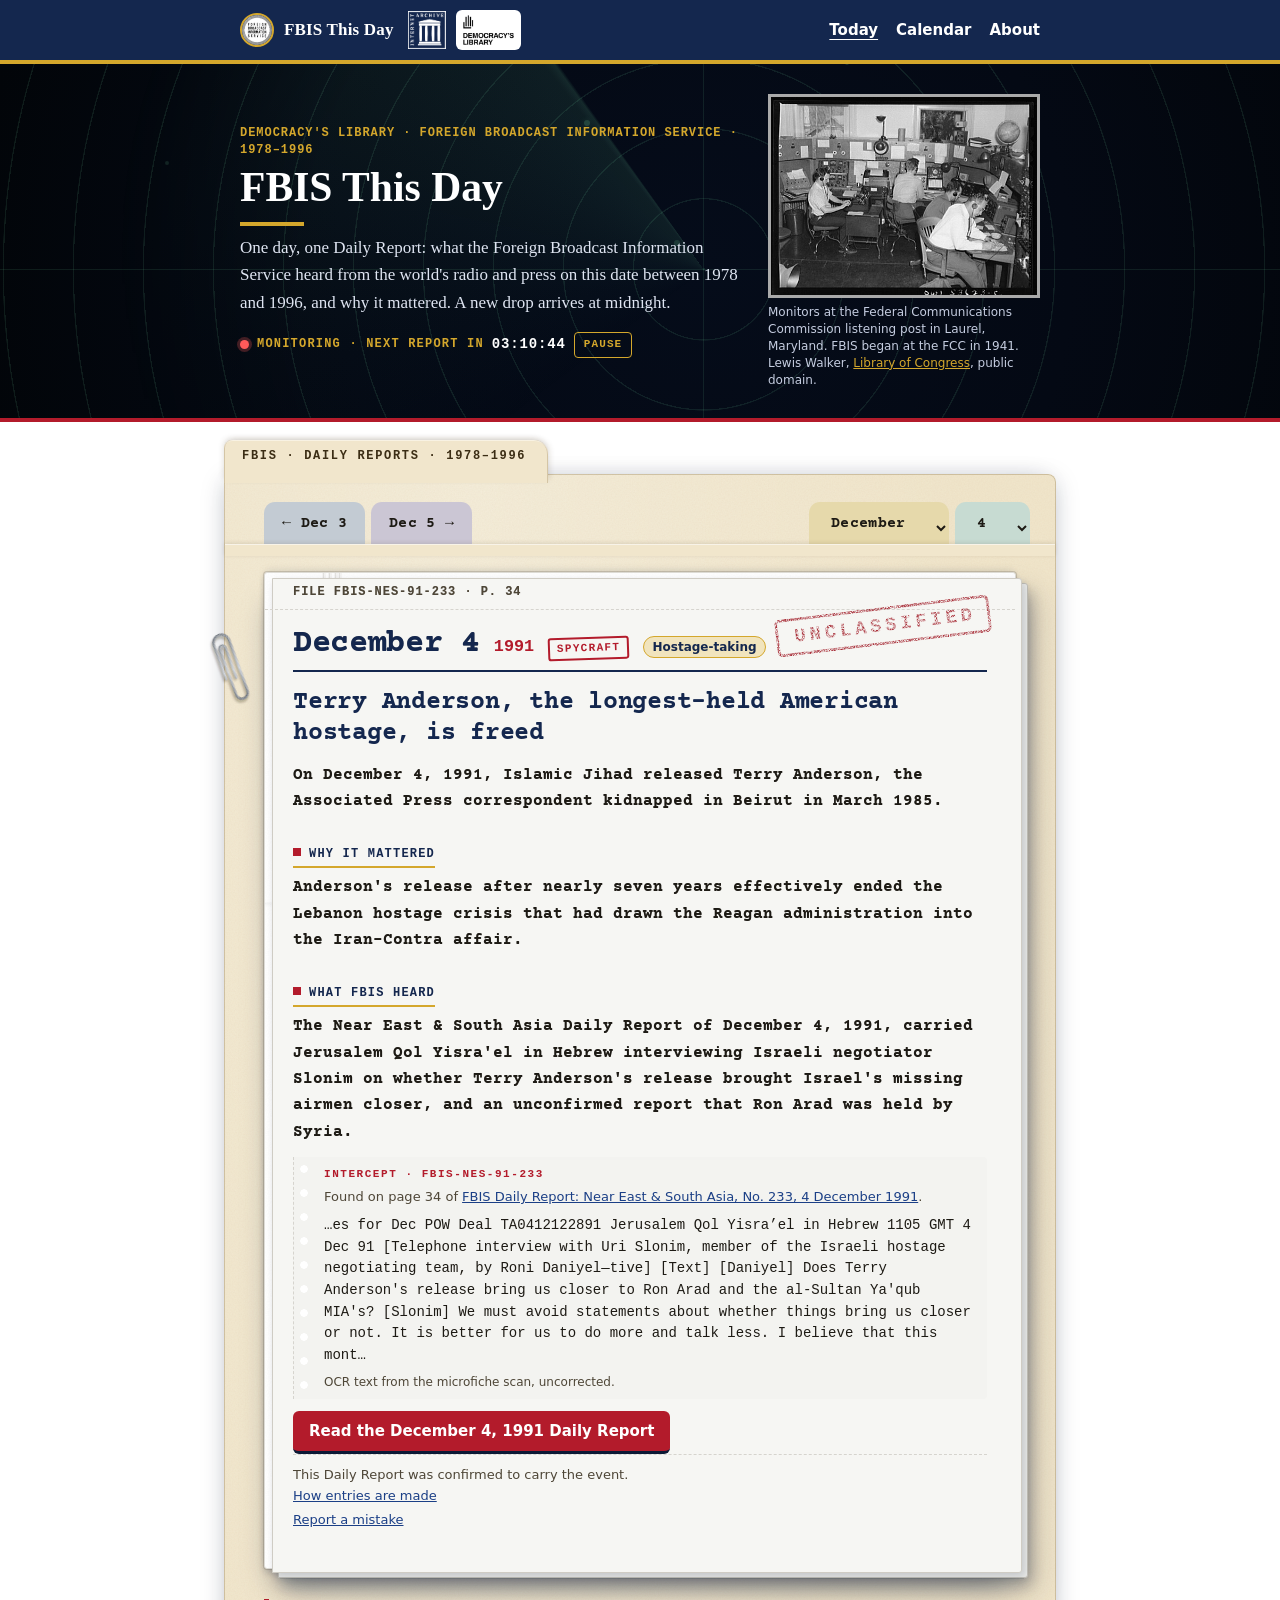
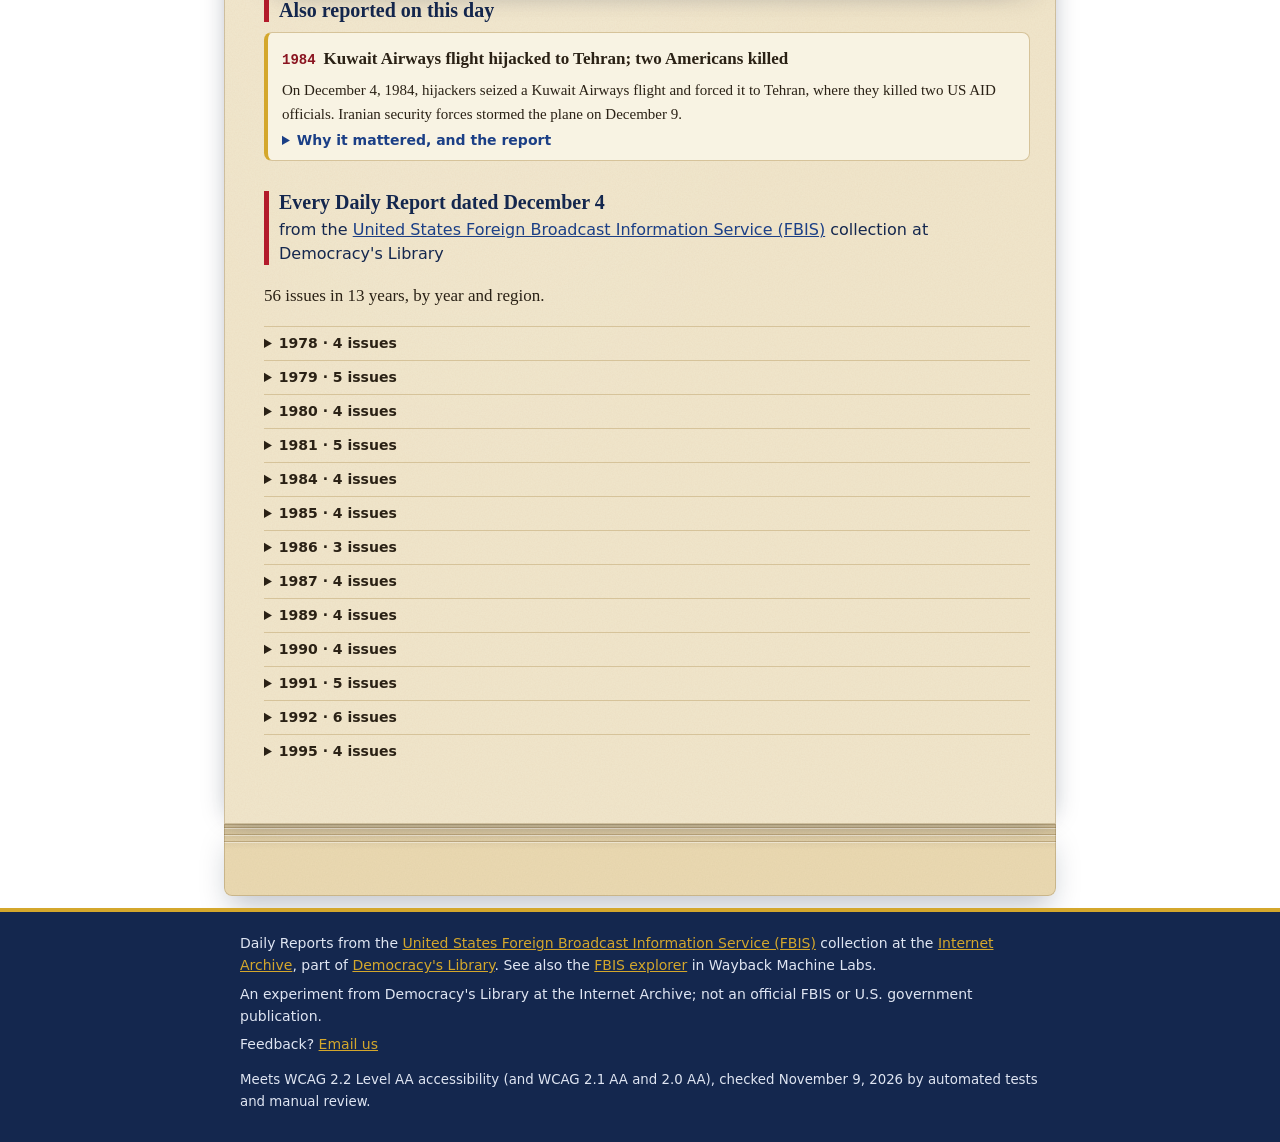
<file: index.html>
<!doctype html>
<html lang="en">
<head>
<meta charset="utf-8">
<meta name="viewport" content="width=device-width, initial-scale=1">
<title>FBIS This Day</title>
<meta name="description" content="One day, one Daily Report: what the Foreign Broadcast Information Service heard from the world&#39;s radio and press on this date between 1978 and 1996, and why it mattered. A new drop arrives at midnight.">
<link rel="stylesheet" href="style.css?v=32">
</head>
<body>
<a class="skip" href="#main">Skip to content</a>
<header class="masthead">
  <div class="wrap">
    <a class="brand" href="./"><img src="img/fbis-logo.jpg" alt="" width="34" height="34"><span>FBIS This Day</span></a>
    <div class="logos">
      <a href="https://archive.org/"><img src="img/internet-archive.png" alt="Internet Archive" width="38" height="38"></a>
      <a href="https://archive.org/details/democracys-library" class="dl"><img src="img/democracys-library-crop.png" alt="Democracy's Library" width="66" height="40"></a>
    </div>
    <nav aria-label="Site">
      <a href="./" aria-current="page">Today</a>
      <a href="calendar.html">Calendar</a>
      <a href="about.html">About</a>
    </nav>
  </div>
</header>

<main id="main">
  <header class="band">
    <div class="wrap">
      <div>
        <p class="slug">Democracy's Library · Foreign Broadcast Information Service · 1978–1996</p>
        <h1>FBIS This Day</h1>
        <p class="lede">One day, one Daily Report: what the Foreign Broadcast Information Service heard from the world's radio and press on this date between 1978 and 1996, and why it mattered. A new drop arrives at midnight.</p>
        <p class="monitor"><span class="dot" aria-hidden="true"></span>Monitoring · next report in <span id="countdown" class="mono">--:--:--</span> <button type="button" id="monitorToggle" class="monitor-toggle" aria-pressed="false">Pause</button></p>
      </div>
      <figure>
        <img src="img/laurel-listening-post.jpg" width="500" height="373" alt="Monitors wearing headphones sit at desks of radio receivers in a listening room.">
        <figcaption>Monitors at the Federal Communications Commission listening post in Laurel, Maryland. FBIS began at the FCC in 1941. Lewis Walker, <a href="https://commons.wikimedia.org/wiki/File:Laurel_maryland_monitoring_8d42303u.tif">Library of Congress</a>, public domain.</figcaption>
      </figure>
    </div>
  </header>
  <div class="wrap folder" data-label="FBIS · Daily Reports · 1978–1996">

  <div class="daybar">
    <button type="button" id="prev"><span aria-hidden="true">← </span><span class="vh">Previous day, </span><span id="prevLabel">Previous</span></button>
    <button type="button" id="next"><span class="vh">Next day, </span><span id="nextLabel">Next</span><span aria-hidden="true"> →</span></button>
    <button type="button" id="today" class="today-btn" hidden>Back to today</button>
    <span class="spacer"></span>
    <div class="pick">
      <label for="month" class="vh">Month</label>
      <select id="month"></select>
      <label for="day" class="vh">Day</label>
      <select id="day"></select>
    </div>
  </div>

  <article class="sheet" id="sheet" aria-live="polite" aria-busy="true">
    <p class="empty">Loading the day's report…</p>
  </article>

  <section class="more" id="altsSection" hidden aria-labelledby="altsH">
    <h2 id="altsH">Also reported on this day</h2>
    <ul class="alts" id="alts"></ul>
  </section>

  <section class="more" aria-labelledby="issuesH">
    <h2 id="issuesH">Every Daily Report dated <span id="issuesDay">this day</span> <span class="from">from the <a href="https://archive.org/details/us-fbis">United States Foreign Broadcast Information Service (FBIS)</a> collection at Democracy's Library</span></h2>
    <p class="small" id="issuesNote"></p>
    <div class="issues" id="issues"></div>
  </section>
  </div>
</main>

<footer class="site">
  <div class="wrap">
    <p>Daily Reports from the <a href="https://archive.org/details/us-fbis">United States Foreign Broadcast Information Service (FBIS)</a> collection at the <a href="https://archive.org/">Internet Archive</a>, part of <a href="https://archive.org/details/democracys-library">Democracy's Library</a>. See also the <a href="https://wayback-labs.sf.archive.org/fbis/">FBIS explorer</a> in Wayback Machine Labs.</p>
    <p>An experiment from Democracy's Library at the Internet Archive; not an official FBIS or U.S. government publication.</p>
    <p>Feedback? <a href="mailto:info@archive.org?subject=Democracy%27s%20Library%20Explorer">Email us</a></p>
  </div>
<!-- explorer-checks:note -->
<p class="explorer-checks-note" style="font-size:clamp(0.8333rem, 0.875em, 1rem);margin:1em 0 0">
  Meets WCAG 2.2 Level AA accessibility (and WCAG 2.1 AA and 2.0 AA), checked
  <time datetime="2026-11-09">November 9, 2026</time> by automated tests and manual review.
</p>
<!-- /explorer-checks:note -->
</footer>
<script src="app.js?v=12"></script>
</body>
</html>
</file>
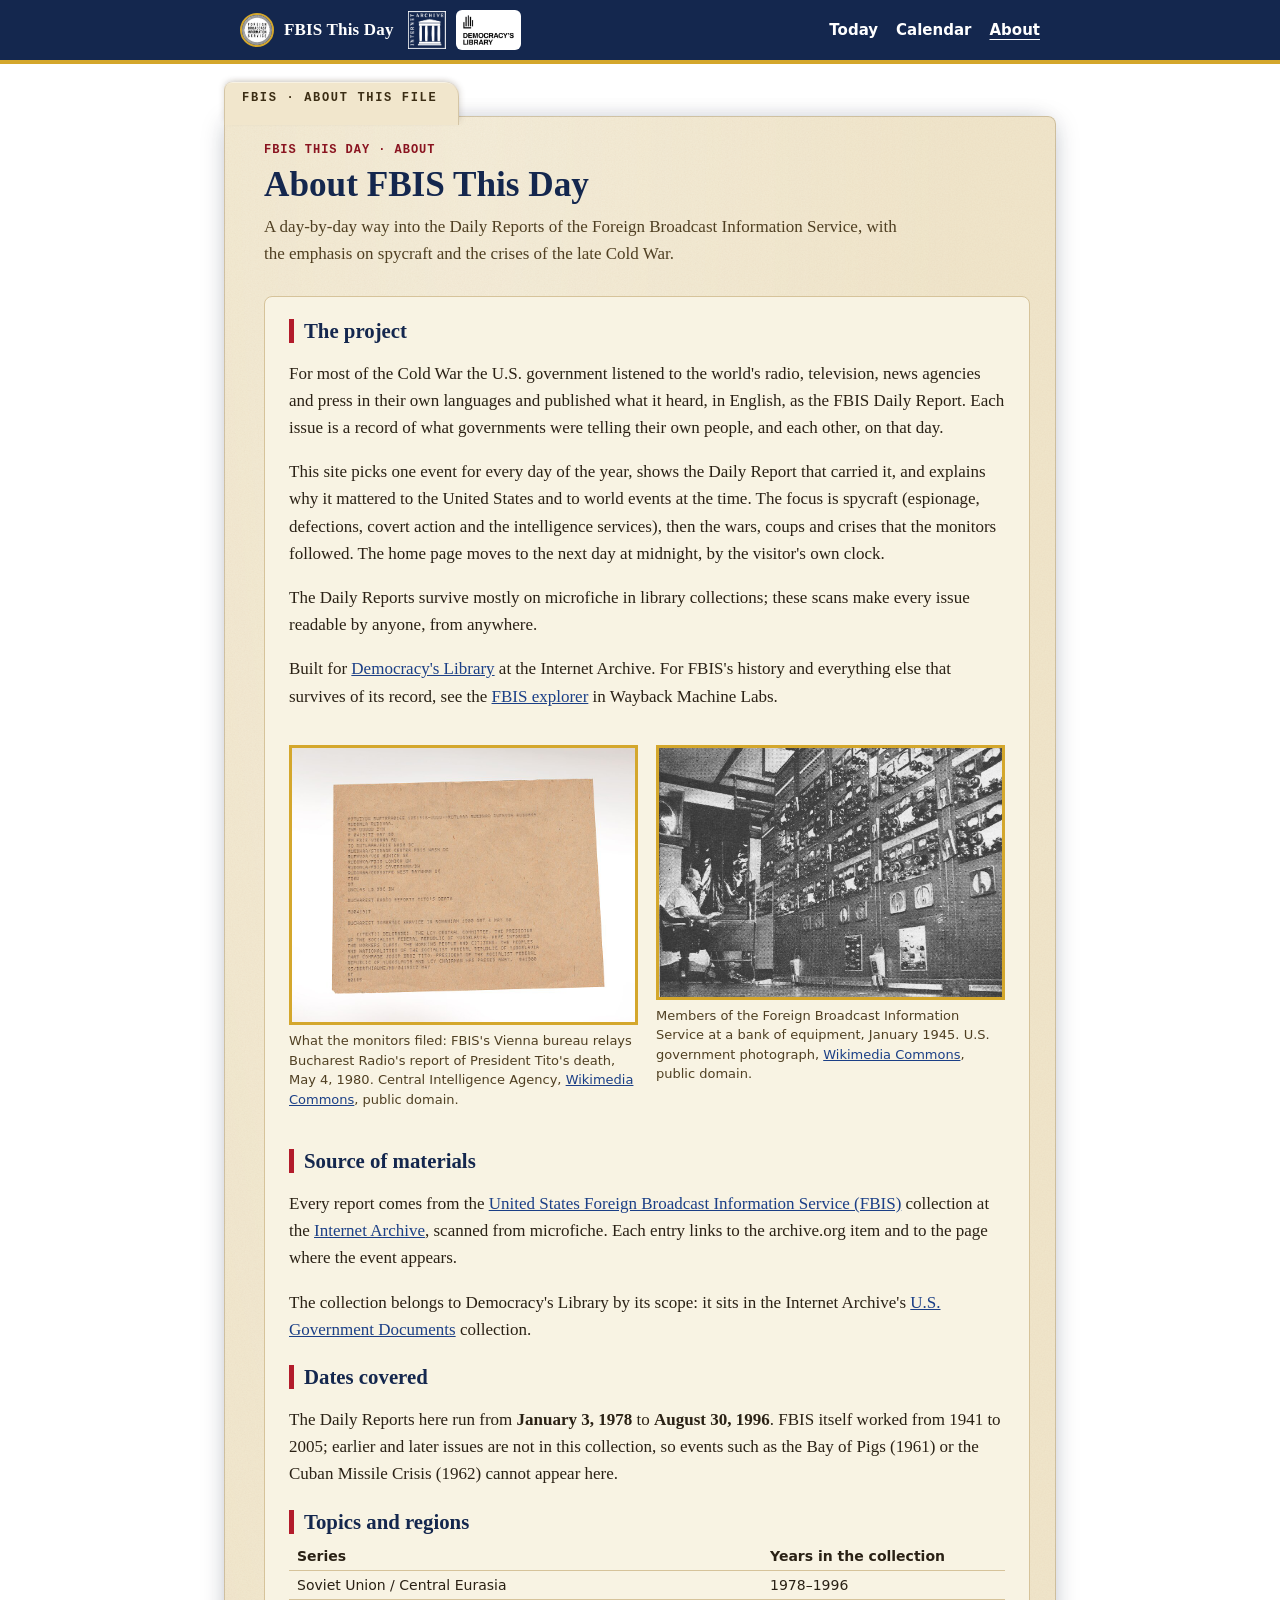
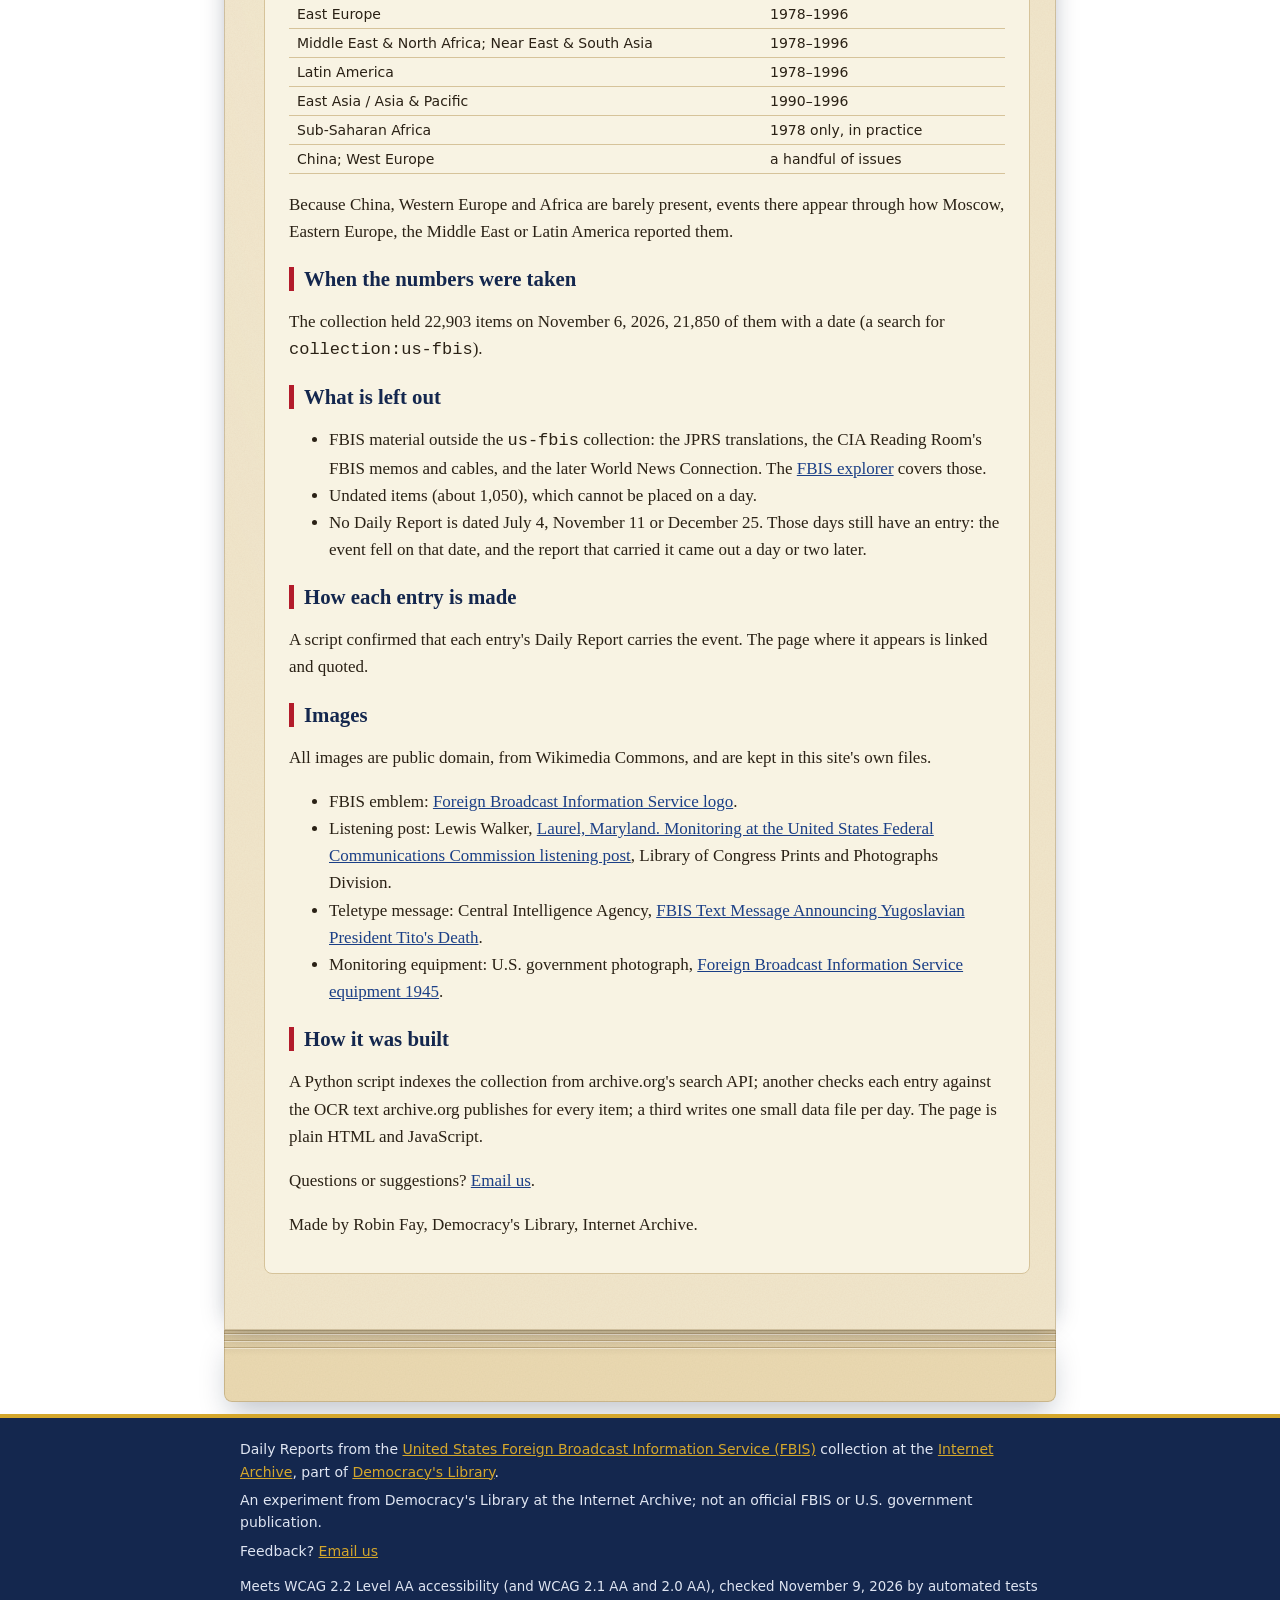
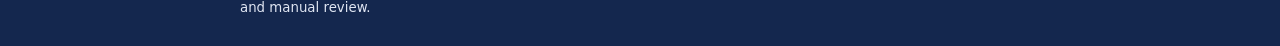
<file: about.html>
<!doctype html>
<html lang="en">
<head>
<meta charset="utf-8">
<meta name="viewport" content="width=device-width, initial-scale=1">
<title>About · FBIS This Day</title>
<meta name="description" content="About FBIS This Day: its source in the Internet Archive's us-fbis collection, the dates it covers, what it leaves out, and how each day's entry is made and checked.">
<link rel="stylesheet" href="style.css?v=32">
</head>
<body>
<a class="skip" href="#main">Skip to content</a>
<header class="masthead">
  <div class="wrap">
    <a class="brand" href="./"><img src="img/fbis-logo.jpg" alt="" width="34" height="34"><span>FBIS This Day</span></a>
    <div class="logos">
      <a href="https://archive.org/"><img src="img/internet-archive.png" alt="Internet Archive" width="38" height="38"></a>
      <a href="https://archive.org/details/democracys-library" class="dl"><img src="img/democracys-library-crop.png" alt="Democracy's Library" width="66" height="40"></a>
    </div>
    <nav aria-label="Site">
      <a href="./">Today</a>
      <a href="calendar.html">Calendar</a>
      <a href="about.html" aria-current="page">About</a>
    </nav>
  </div>
</header>
<main id="main" class="wrap folder" data-label="FBIS · About this file">
  <header class="intro">
    <p class="slug">FBIS This Day · about</p>
    <h1>About FBIS This Day</h1>
    <p class="lede">A day-by-day way into the Daily Reports of the Foreign Broadcast Information Service, with the emphasis on spycraft and the crises of the late Cold War.</p>
  </header>
  <div class="prose">
    <h2>The project</h2>
    <p>For most of the Cold War the U.S. government listened to the world's radio, television, news agencies and press in their own languages and published what it heard, in English, as the FBIS Daily Report. Each issue is a record of what governments were telling their own people, and each other, on that day.</p>
    <p>This site picks one event for every day of the year, shows the Daily Report that carried it, and explains why it mattered to the United States and to world events at the time. The focus is spycraft (espionage, defections, covert action and the intelligence services), then the wars, coups and crises that the monitors followed. The home page moves to the next day at midnight, by the visitor's own clock.</p>
    <p>The Daily Reports survive mostly on microfiche in library collections; these scans make every issue readable by anyone, from anywhere.</p>
    <p>Built for <a href="https://archive.org/details/democracys-library">Democracy's Library</a> at the Internet Archive. For FBIS's history and everything else that survives of its record, see the <a href="https://wayback-labs.sf.archive.org/fbis/">FBIS explorer</a> in Wayback Machine Labs.</p>

    <div class="figs">
      <figure class="figure">
        <img src="img/fbis-tito-message-1980.jpg" width="960" height="768" loading="lazy" alt="A teletype message on tan paper headed FM FBIS VIENNA AU, reporting a Bucharest Radio announcement that President Tito has died.">
        <figcaption>What the monitors filed: FBIS's Vienna bureau relays Bucharest Radio's report of President Tito's death, May 4, 1980. Central Intelligence Agency, <a href="https://commons.wikimedia.org/wiki/File:FBIS_Text_Message_Announcing_Yugoslavian_President_Tito%27s_Death_-_Flickr_-_The_Central_Intelligence_Agency.jpg">Wikimedia Commons</a>, public domain.</figcaption>
      </figure>
      <figure class="figure">
        <img src="img/fbis-equipment-1945.jpg" width="600" height="436" loading="lazy" alt="A monitor in headphones sits before a wall of radio receivers.">
        <figcaption>Members of the Foreign Broadcast Information Service at a bank of equipment, January 1945. U.S. government photograph, <a href="https://commons.wikimedia.org/wiki/File:Foreign_Broadcast_Information_Service_equipment_1945.jpg">Wikimedia Commons</a>, public domain.</figcaption>
      </figure>
    </div>

    <h2>Source of materials</h2>
    <p>Every report comes from the <a href="https://archive.org/details/us-fbis">United States Foreign Broadcast Information Service (FBIS)</a> collection at the <a href="https://archive.org/">Internet Archive</a>, scanned from microfiche. Each entry links to the archive.org item and to the page where the event appears.</p>
    <p>The collection belongs to Democracy's Library by its scope: it sits in the Internet Archive's <a href="https://archive.org/details/USGovernmentDocuments">U.S. Government Documents</a> collection.</p>

    <h2>Dates covered</h2>
    <p>The Daily Reports here run from <strong>January 3, 1978</strong> to <strong>August 30, 1996</strong>. FBIS itself worked from 1941 to 2005; earlier and later issues are not in this collection, so events such as the Bay of Pigs (1961) or the Cuban Missile Crisis (1962) cannot appear here.</p>

    <h2>Topics and regions</h2>
    <table>
      <thead><tr><th scope="col">Series</th><th scope="col">Years in the collection</th></tr></thead>
      <tbody>
        <tr><td>Soviet Union / Central Eurasia</td><td>1978–1996</td></tr>
        <tr><td>East Europe</td><td>1978–1996</td></tr>
        <tr><td>Middle East &amp; North Africa; Near East &amp; South Asia</td><td>1978–1996</td></tr>
        <tr><td>Latin America</td><td>1978–1996</td></tr>
        <tr><td>East Asia / Asia &amp; Pacific</td><td>1990–1996</td></tr>
        <tr><td>Sub-Saharan Africa</td><td>1978 only, in practice</td></tr>
        <tr><td>China; West Europe</td><td>a handful of issues</td></tr>
      </tbody>
    </table>
    <p>Because China, Western Europe and Africa are barely present, events there appear through how Moscow, Eastern Europe, the Middle East or Latin America reported them.</p>

    <h2>When the numbers were taken</h2>
    <p id="numbers">The collection held 22,903 items on November 6, 2026, 21,850 of them with a date (a search for <code>collection:us-fbis</code>).</p>

    <h2>What is left out</h2>
    <ul>
      <li>FBIS material outside the <code>us-fbis</code> collection: the JPRS translations, the CIA Reading Room's FBIS memos and cables, and the later World News Connection. The <a href="https://wayback-labs.sf.archive.org/fbis/">FBIS explorer</a> covers those.</li>
      <li>Undated items (about 1,050), which cannot be placed on a day.</li>
      <li>No Daily Report is dated July 4, November 11 or December 25. Those days still have an entry: the event fell on that date, and the report that carried it came out a day or two later.</li>
    </ul>

    <h2 id="method">How each entry is made</h2>
    <p>A script confirmed that each entry's Daily Report carries the event. The page where it appears is linked and quoted.</p>

    <h2>Images</h2>
    <p>All images are public domain, from Wikimedia Commons, and are kept in this site's own files.</p>
    <ul>
      <li>FBIS emblem: <a href="https://commons.wikimedia.org/wiki/File:Foreign_Broadcast_Information_Service_logo.jpg">Foreign Broadcast Information Service logo</a>.</li>
      <li>Listening post: Lewis Walker, <a href="https://commons.wikimedia.org/wiki/File:Laurel_maryland_monitoring_8d42303u.tif">Laurel, Maryland. Monitoring at the United States Federal Communications Commission listening post</a>, Library of Congress Prints and Photographs Division.</li>
      <li>Teletype message: Central Intelligence Agency, <a href="https://commons.wikimedia.org/wiki/File:FBIS_Text_Message_Announcing_Yugoslavian_President_Tito%27s_Death_-_Flickr_-_The_Central_Intelligence_Agency.jpg">FBIS Text Message Announcing Yugoslavian President Tito's Death</a>.</li>
      <li>Monitoring equipment: U.S. government photograph, <a href="https://commons.wikimedia.org/wiki/File:Foreign_Broadcast_Information_Service_equipment_1945.jpg">Foreign Broadcast Information Service equipment 1945</a>.</li>
    </ul>

    <h2>How it was built</h2>
    <p>A Python script indexes the collection from archive.org's search API; another checks each entry against the OCR text archive.org publishes for every item; a third writes one small data file per day. The page is plain HTML and JavaScript.</p>
    <p>Questions or suggestions? <a href="mailto:info@archive.org?subject=Democracy%27s%20Library%20Explorer">Email us</a>.</p>
    <p>Made by Robin Fay, Democracy's Library, Internet Archive.</p>
  </div>
</main>
<footer class="site">
  <div class="wrap">
    <p>Daily Reports from the <a href="https://archive.org/details/us-fbis">United States Foreign Broadcast Information Service (FBIS)</a> collection at the <a href="https://archive.org/">Internet Archive</a>, part of <a href="https://archive.org/details/democracys-library">Democracy's Library</a>.</p>
    <p>An experiment from Democracy's Library at the Internet Archive; not an official FBIS or U.S. government publication.</p>
    <p>Feedback? <a href="mailto:info@archive.org?subject=Democracy%27s%20Library%20Explorer">Email us</a></p>
  </div>
<!-- explorer-checks:note -->
<p class="explorer-checks-note" style="font-size:clamp(0.8333rem, 0.875em, 1rem);margin:1em 0 0">
  Meets WCAG 2.2 Level AA accessibility (and WCAG 2.1 AA and 2.0 AA), checked
  <time datetime="2026-11-09">November 9, 2026</time> by automated tests and manual review.
</p>
<!-- /explorer-checks:note -->
</footer>
</body>
</html>
</file>
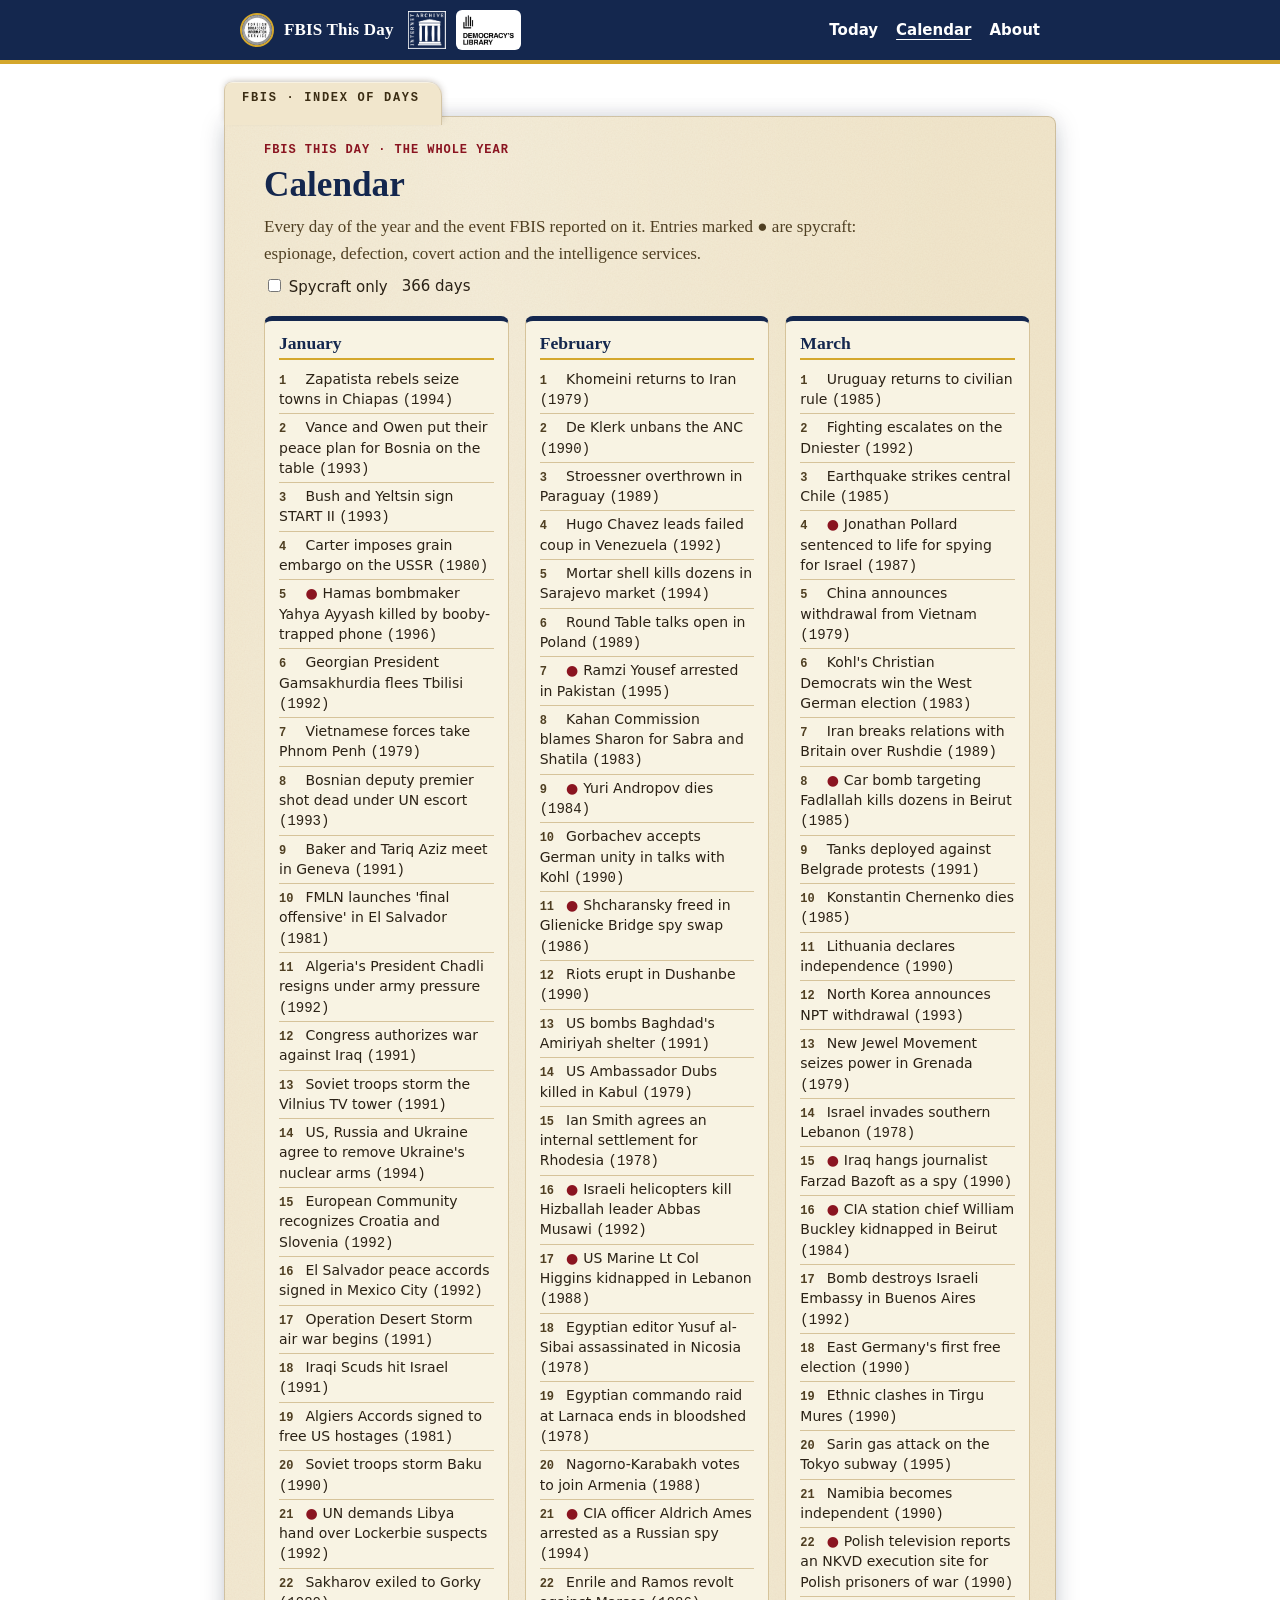
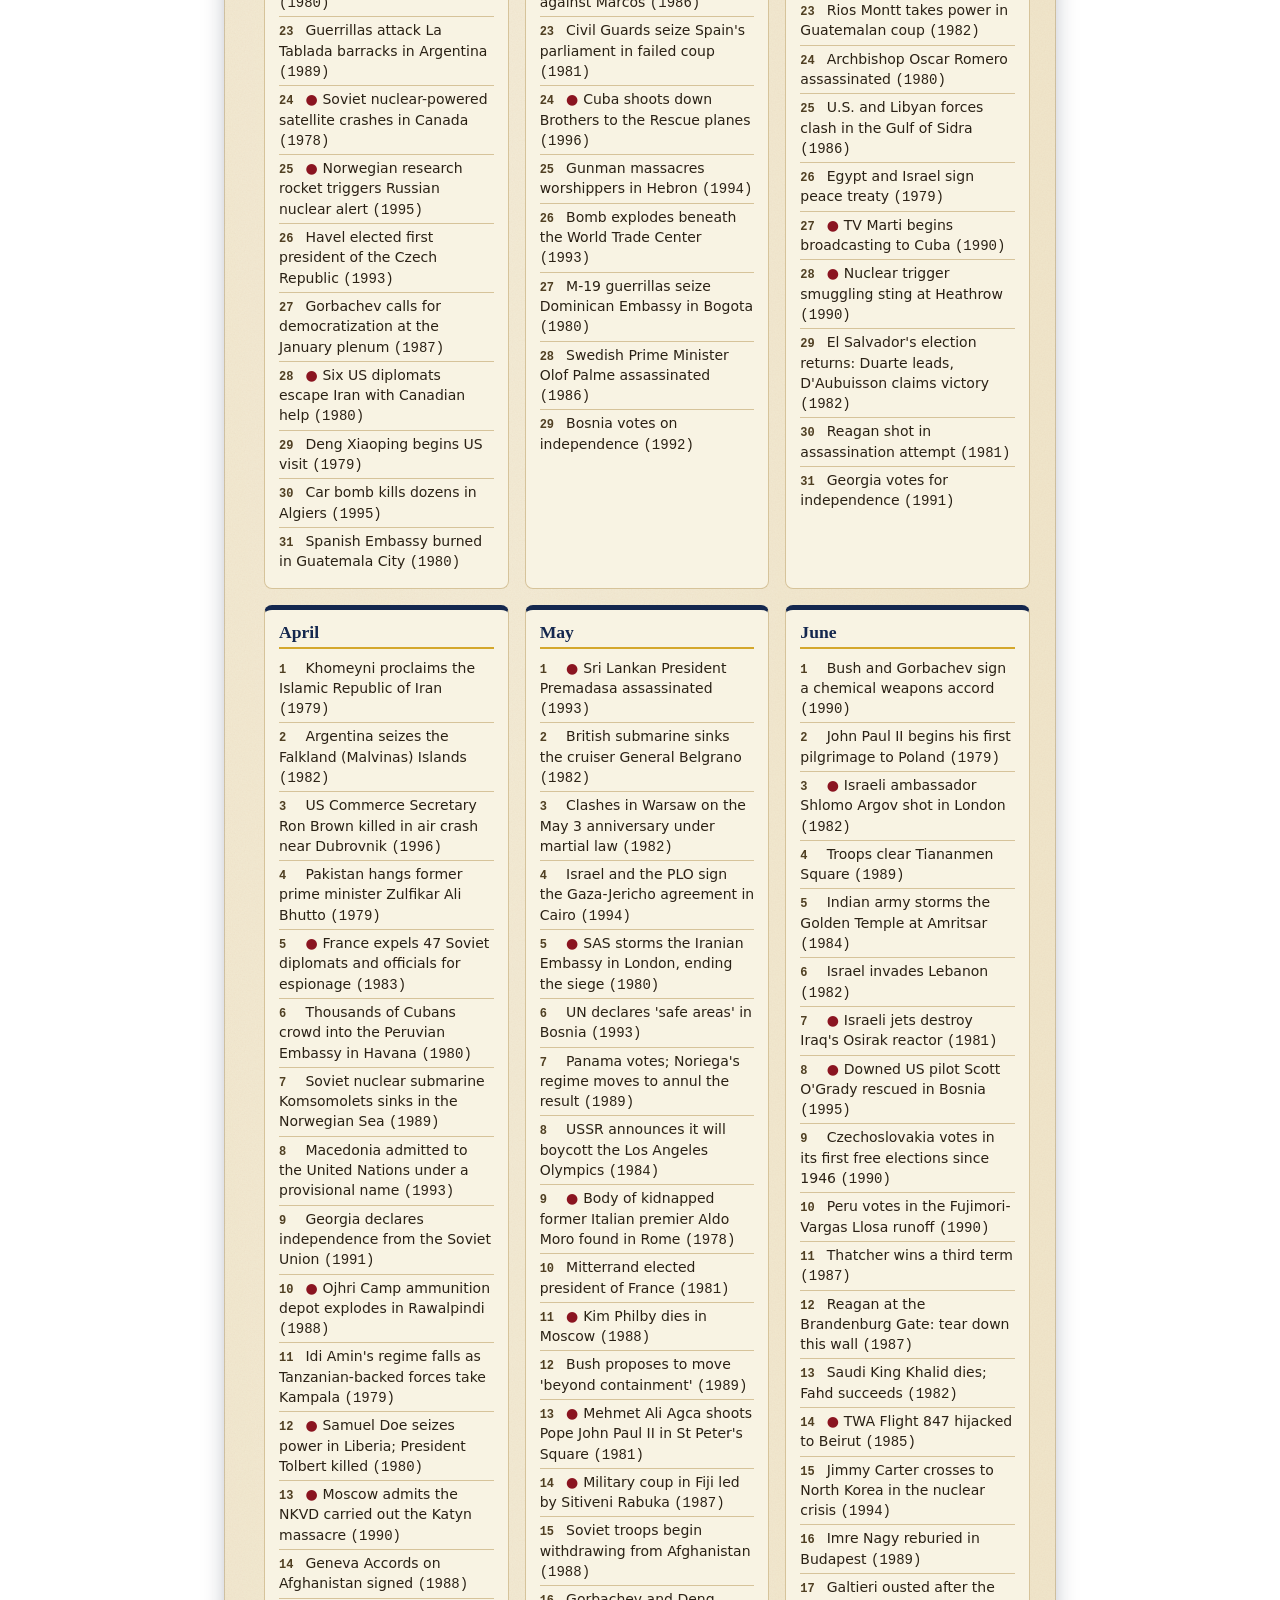
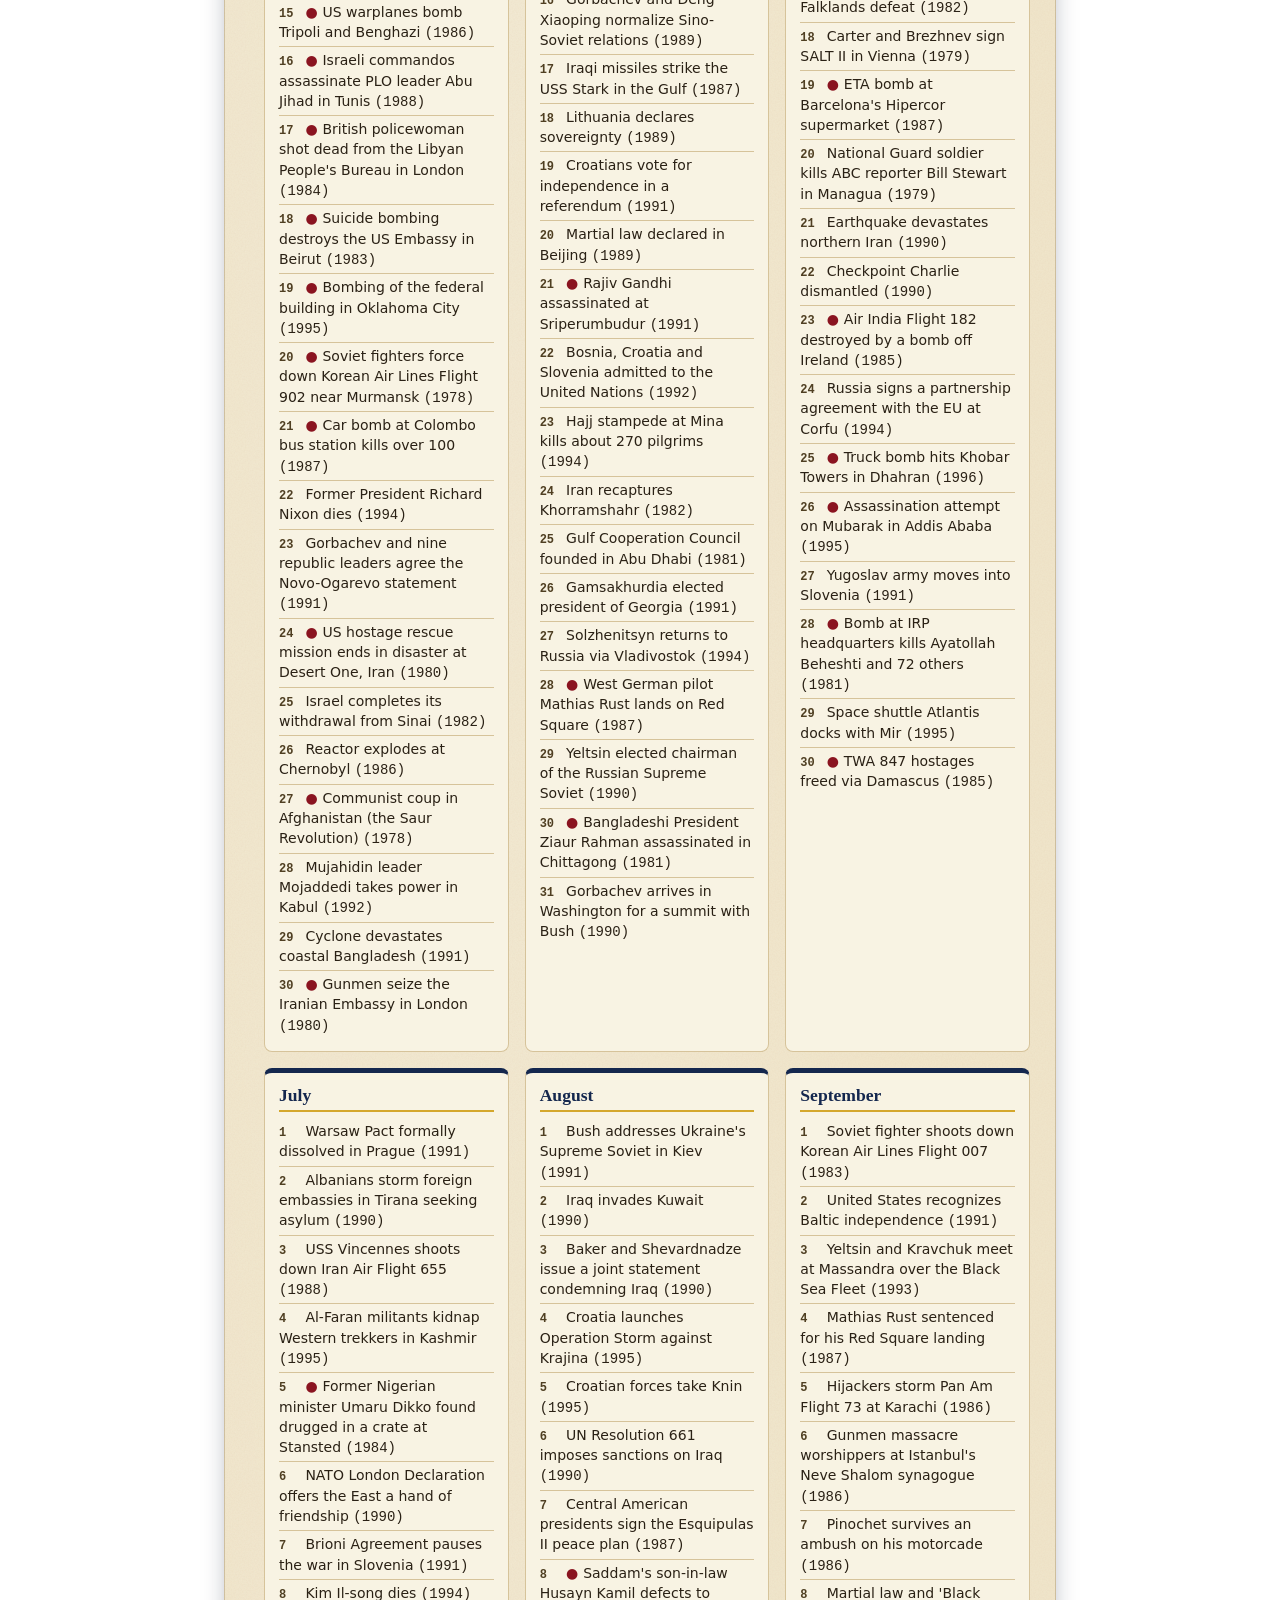
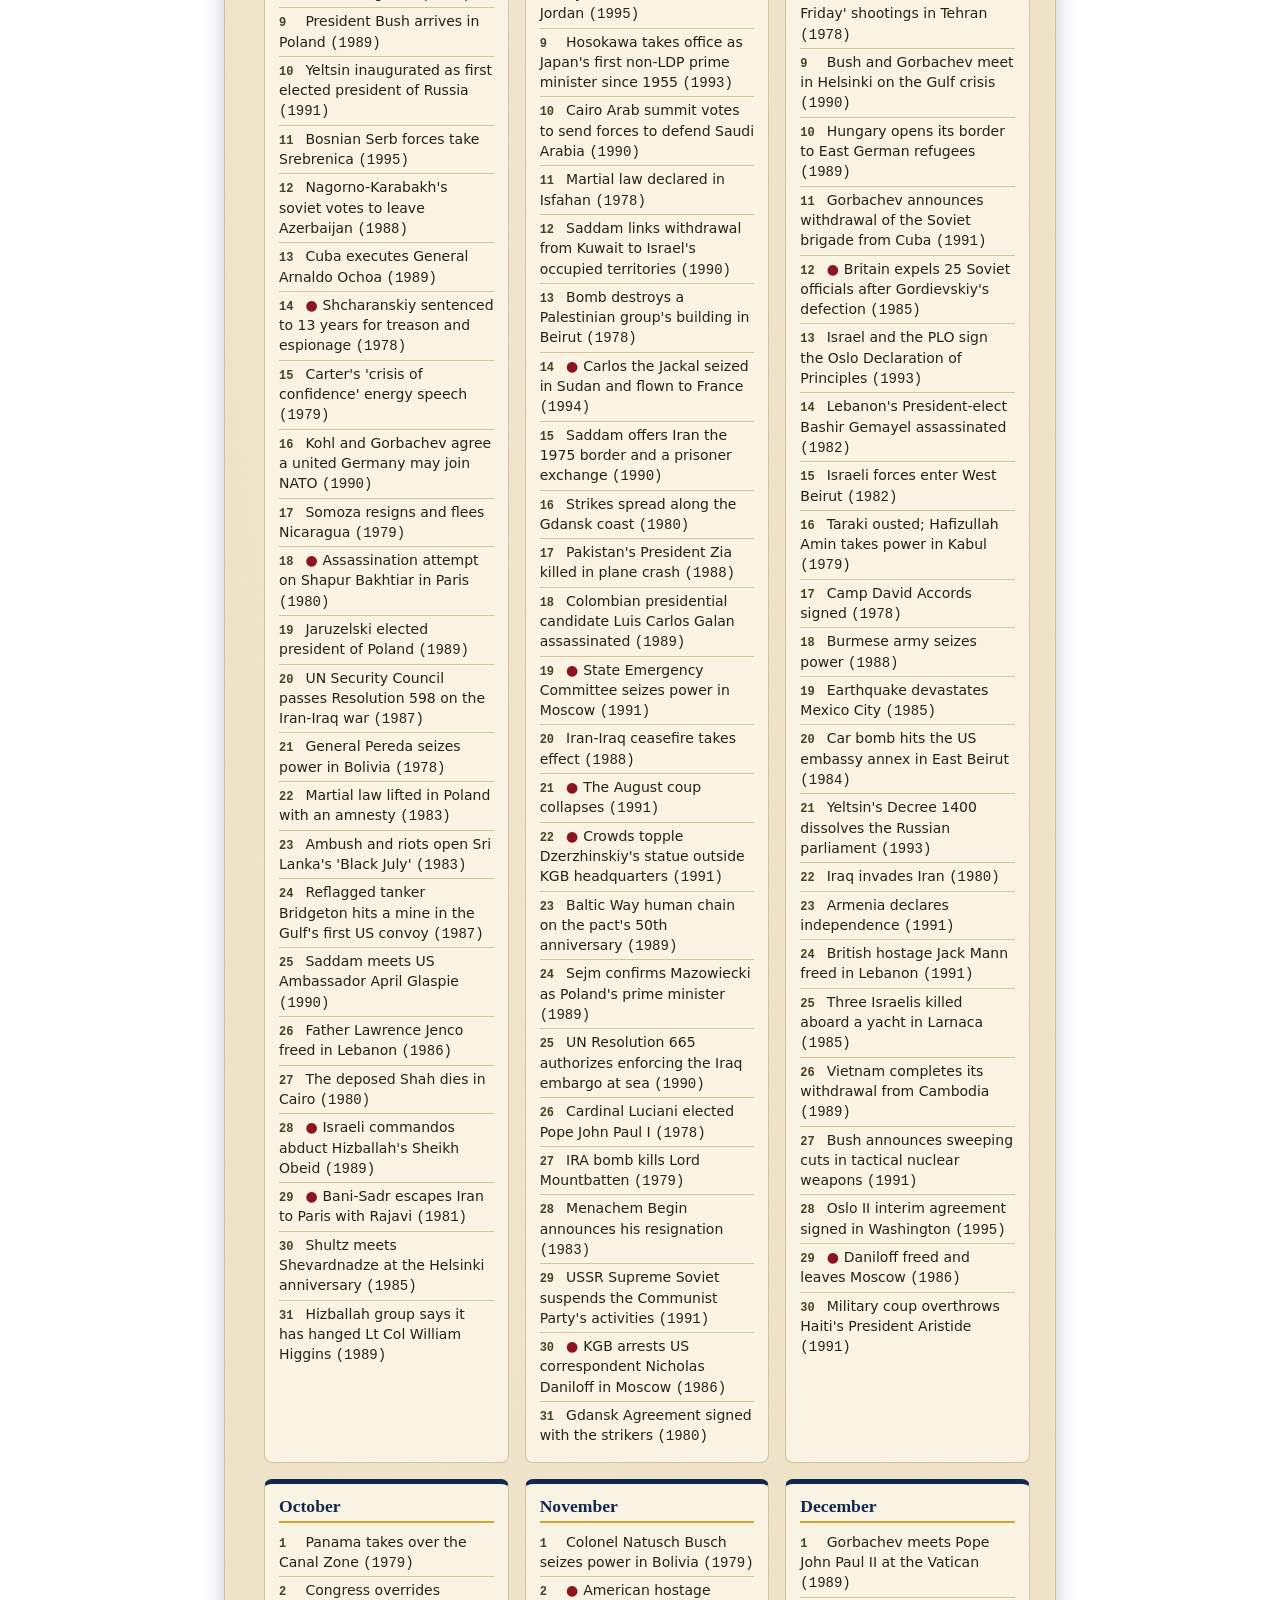
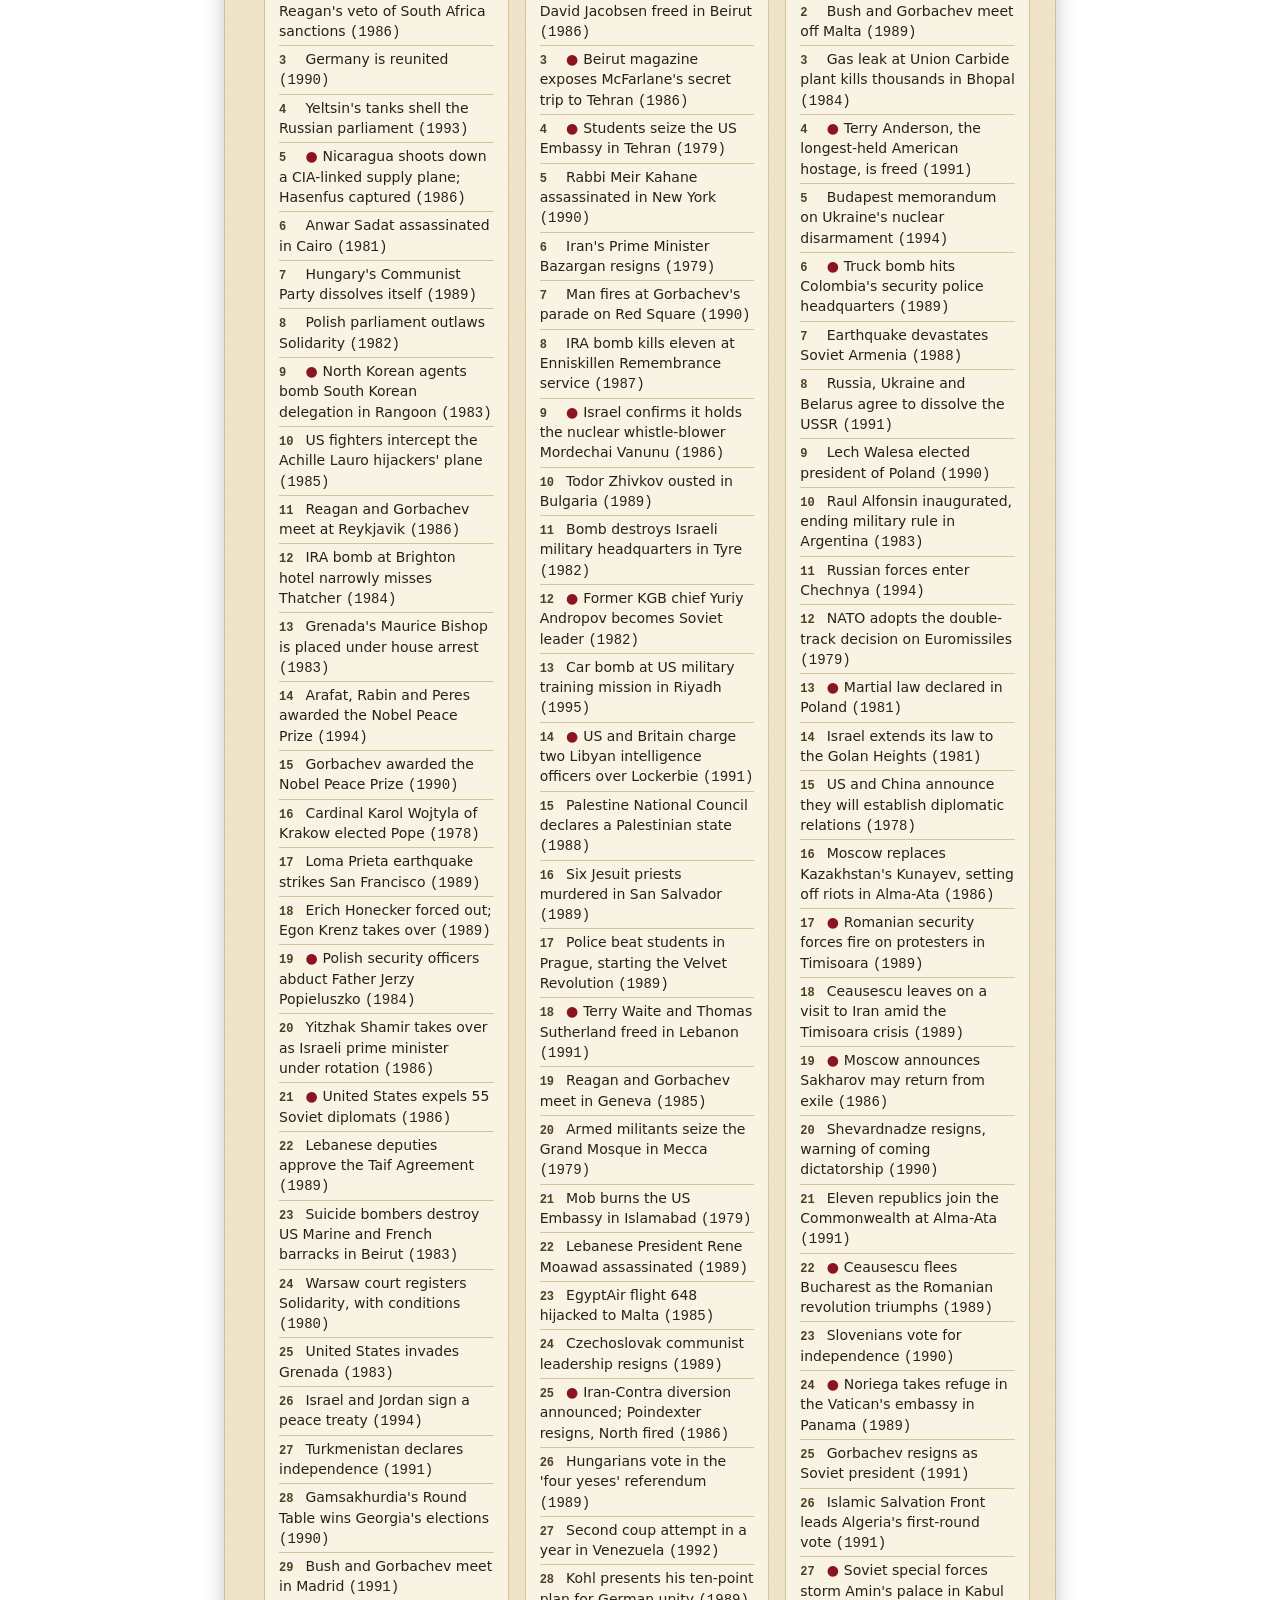
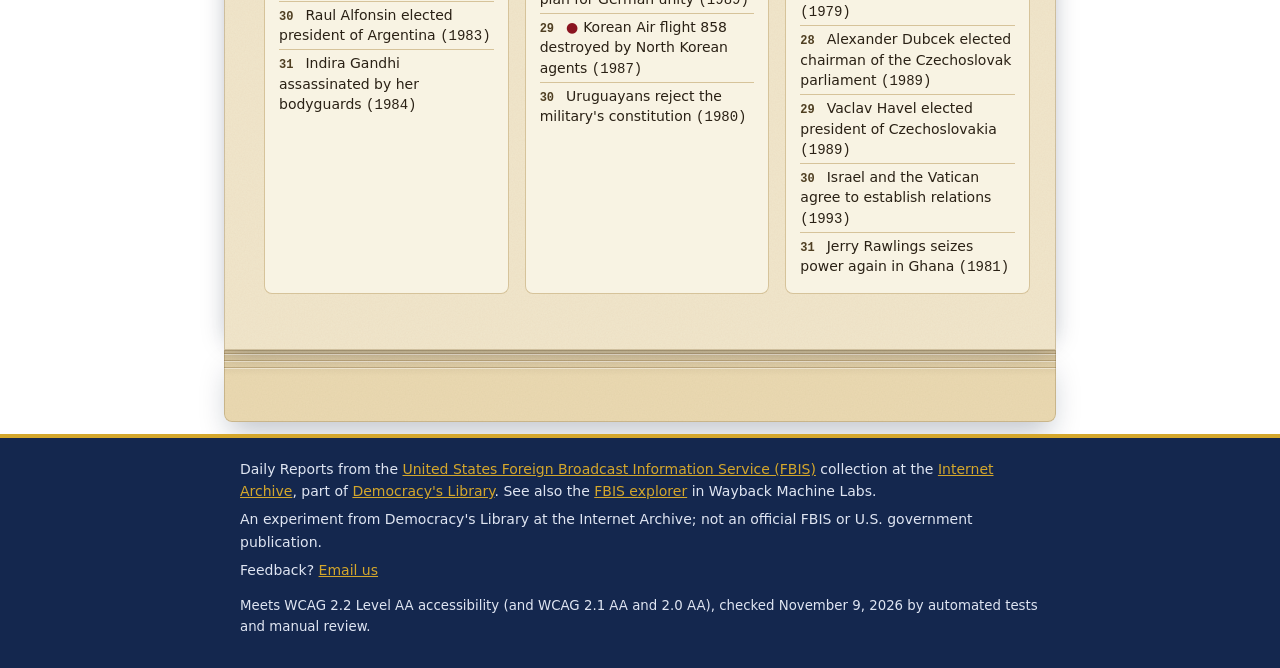
<file: calendar.html>
<!doctype html>
<html lang="en">
<head>
<meta charset="utf-8">
<meta name="viewport" content="width=device-width, initial-scale=1">
<title>Calendar · FBIS This Day</title>
<meta name="description" content="Every day of the year in FBIS This Day: the event the Foreign Broadcast Information Service reported on that date between 1978 and 1996.">
<link rel="stylesheet" href="style.css?v=32">
</head>
<body>
<a class="skip" href="#main">Skip to content</a>
<header class="masthead">
  <div class="wrap">
    <a class="brand" href="./"><img src="img/fbis-logo.jpg" alt="" width="34" height="34"><span>FBIS This Day</span></a>
    <div class="logos">
      <a href="https://archive.org/"><img src="img/internet-archive.png" alt="Internet Archive" width="38" height="38"></a>
      <a href="https://archive.org/details/democracys-library" class="dl"><img src="img/democracys-library-crop.png" alt="Democracy's Library" width="66" height="40"></a>
    </div>
    <nav aria-label="Site">
      <a href="./">Today</a>
      <a href="calendar.html" aria-current="page">Calendar</a>
      <a href="about.html">About</a>
    </nav>
  </div>
</header>
<main id="main" class="wrap folder" data-label="FBIS · Index of days">
  <header class="intro">
    <p class="slug">FBIS This Day · the whole year</p>
    <h1>Calendar</h1>
    <p class="lede">Every day of the year and the event FBIS reported on it. Entries marked <span class="spy">●</span> are spycraft: espionage, defection, covert action and the intelligence services.</p>
  </header>
  <div class="filters">
    <label><input type="checkbox" id="spyOnly"> Spycraft only</label>
    <span id="count" aria-live="polite"></span>
  </div>
  <div class="months" id="months"></div>
</main>
<footer class="site">
  <div class="wrap">
    <p>Daily Reports from the <a href="https://archive.org/details/us-fbis">United States Foreign Broadcast Information Service (FBIS)</a> collection at the <a href="https://archive.org/">Internet Archive</a>, part of <a href="https://archive.org/details/democracys-library">Democracy's Library</a>. See also the <a href="https://wayback-labs.sf.archive.org/fbis/">FBIS explorer</a> in Wayback Machine Labs.</p>
    <p>An experiment from Democracy's Library at the Internet Archive; not an official FBIS or U.S. government publication.</p>
    <p>Feedback? <a href="mailto:info@archive.org?subject=Democracy%27s%20Library%20Explorer">Email us</a></p>
  </div>
<!-- explorer-checks:note -->
<p class="explorer-checks-note" style="font-size:clamp(0.8333rem, 0.875em, 1rem);margin:1em 0 0">
  Meets WCAG 2.2 Level AA accessibility (and WCAG 2.1 AA and 2.0 AA), checked
  <time datetime="2026-11-09">November 9, 2026</time> by automated tests and manual review.
</p>
<!-- /explorer-checks:note -->
</footer>
<script>
(function () {
  "use strict";
  var MONTHS = ["January","February","March","April","May","June","July","August","September","October","November","December"];
  function esc(s) { return String(s == null ? "" : s).replace(/[&<>"']/g, function (c) { return {"&":"&amp;","<":"&lt;",">":"&gt;",'"':"&quot;","'":"&#39;"}[c]; }); }
  var data = [];
  function render() {
    var spyOnly = document.getElementById("spyOnly").checked, box = document.getElementById("months"), shown = 0;
    box.innerHTML = "";
    MONTHS.forEach(function (name, i) {
      var mm = (i < 9 ? "0" : "") + (i + 1);
      var rows = data.filter(function (r) { return r.md.slice(0, 2) === mm && r.headline && (!spyOnly || r.spycraft); });
      if (!rows.length) return;
      shown += rows.length;
      var html = '<section class="month" aria-labelledby="m' + mm + '"><h2 id="m' + mm + '">' + name + "</h2><ol>";
      rows.forEach(function (r) {
        html += '<li><a href="./?d=' + esc(r.md) + '"><span class="d">' + (+r.md.slice(3) || "") + "</span>" +
          (r.spycraft ? '<span class="spy" aria-label="Spycraft">● </span>' : "") +
          '<span class="h">' + esc(r.headline) + "</span> <span class=\"mono\">(" + esc(r.year) + ")</span></a></li>";
      });
      box.insertAdjacentHTML("beforeend", html + "</ol></section>");
    });
    document.getElementById("count").textContent = shown + " days";
  }
  document.getElementById("spyOnly").addEventListener("change", render);
  fetch("data/calendar.json").then(function (r) { return r.json(); }).then(function (d) { data = d; render(); })
    .catch(function () { document.getElementById("months").textContent = "The calendar could not be loaded."; });
})();
</script>
</body>
</html>
</file>
<file: style.css>
/* Courier Prime Bold (SIL Open Font License, fonts/OFL.txt), kept in the
   site's own files: the bulletin's date and headline. */
@font-face { font-family: "Courier Prime"; src: url("fonts/CourierPrime-Bold.ttf") format("truetype"); font-weight: 700; font-style: normal; font-display: swap; }
/* Palette: red, dark blue, gold and white.
   Gold is used on dark blue (or as a rule/border), never as text on white. */
:root {
  --navy: #14274e;         /* dark blue: masthead, band, headings */
  --navy-deep: #0c1a36;
  --red: #b31b2b;          /* stamp red: accents, year, call to action */
  --gold: #d4a72c;         /* rules, borders, text on dark blue */
  --white: #ffffff;
  --bg: #ffffff;
  --paper: #ffffff;
  --tint: #f3f5fa;         /* quiet blue-white panels */
  --ink: #0f1a2e;
  --muted: #47526a;
  --rule: #d7dce8;
  --head: var(--navy);
  --head-ink: var(--white);
  --accent: var(--red);
  --accent-ink: var(--white);
  --link: #1b3f86;
  --chip: #f6ecd0;         /* pale gold, navy text */
  --chip-ink: var(--navy);
  --heading: var(--navy);
  --mono: ui-monospace, "SF Mono", Menlo, Consolas, "Liberation Mono", monospace;
  --serif: Georgia, "Iowan Old Style", "Times New Roman", serif;
  --sans: system-ui, -apple-system, "Segoe UI", Roboto, sans-serif;
}
@media (prefers-color-scheme: dark) {
  :root {
    --bg: #0c1a36; --paper: #14274e; --tint: #0f2044; --ink: #ffffff; --muted: #c5cde0;
    --rule: #2d4475; --head: #0a1530; --link: #f0cd6a; --heading: #ffffff;
    --accent: #ff7b7b; --accent-ink: #0c1a36; --chip: #2a3a62; --chip-ink: #f0cd6a;
  }
}
* { box-sizing: border-box; }
html { -webkit-text-size-adjust: 100%; }
body { margin: 0; background: var(--bg); color: var(--ink); font: 17px/1.6 var(--serif); }
a { color: var(--link); }
a:focus-visible, button:focus-visible, select:focus-visible { outline: 3px solid var(--accent); outline-offset: 2px; }
.wrap { max-width: 52rem; margin: 0 auto; padding: 0 16px; }
.vh { position: absolute; width: 1px; height: 1px; overflow: hidden; clip: rect(0 0 0 0); white-space: nowrap; }
.skip { position: absolute; left: -999px; top: 0; background: var(--paper); padding: .5rem 1rem; z-index: 10; }
.skip:focus { left: 8px; }
.mono { font-family: var(--mono); }

/* Masthead */
.masthead { background: var(--head); color: var(--head-ink); font-family: var(--sans); border-bottom: 4px solid var(--gold); }
.masthead .brand { display: flex; align-items: center; gap: 10px; color: var(--white); text-decoration: none; font: 700 17px var(--serif); letter-spacing: .01em; }
.masthead .brand img { border-radius: 50%; border: 2px solid var(--gold); display: block; }
.masthead .brand:hover span { text-decoration: underline; text-underline-offset: 4px; }
.masthead .wrap { display: flex; align-items: center; gap: 14px; padding-top: 10px; padding-bottom: 10px; flex-wrap: wrap; }
.masthead .logos { display: flex; gap: 10px; align-items: center; }
.masthead .logos img { display: block; }
.masthead .dl { background: #fff; border-radius: 6px; padding: 3px 5px; line-height: 0; }
.masthead .dl img { width: auto; height: 34px; }
.masthead nav { margin-left: auto; display: flex; gap: 18px; }
.masthead nav a { color: var(--head-ink); text-decoration: none; font-weight: 600; font-size: 15px; }
.masthead nav a:hover, .masthead nav a[aria-current="page"] { text-decoration: underline; text-underline-offset: 4px; }

header.intro { padding: 28px 0 8px; }
.slug { font: 12px/1.4 var(--mono); letter-spacing: .08em; color: var(--accent); margin: 0 0 6px; text-transform: uppercase; font-weight: 600; }
h1 { font: 700 2.2rem/1.15 var(--serif); margin: 0 0 8px; color: var(--heading); }
.lede { color: var(--muted); margin: 0; max-width: 40rem; }

/* Home-page band: dark blue, white type, gold rules, a photograph */
/* A radar capture: a still frame from a near-black blue scope, with range
   rings, cross-hairs, a frozen sweep and a few contacts. Nothing moves. The
   scope's lines never add up to more than 26% green behind any text, which
   keeps the gold and grey type above 4.5:1 (gold is 4.71:1 at the worst). */
.band { --rx: 55%; --ry: 58%; --scope: 120, 230, 170;
  color: var(--white); border-bottom: 4px solid var(--red);
  position: relative; overflow: hidden; isolation: isolate;
  background:
    repeating-radial-gradient(circle at var(--rx) var(--ry), rgba(var(--scope), .10) 0 1px, transparent 1.5px 70px),
    linear-gradient(rgba(var(--scope), .10), rgba(var(--scope), .10)) var(--rx) 0 / 1px 100% no-repeat,
    linear-gradient(rgba(var(--scope), .10), rgba(var(--scope), .10)) 0 var(--ry) / 100% 1px no-repeat,
    radial-gradient(circle at var(--rx) var(--ry), #050c1a 0%, #040914 50%, #020509 100%); }
/* the frozen sweep: a beam with its fading phosphor trail */
.band::before { content: ""; position: absolute; z-index: -1; pointer-events: none;
  width: 1400px; height: 1400px; left: calc(var(--rx) - 700px); top: calc(var(--ry) - 700px); border-radius: 50%;
  background: conic-gradient(from 0deg, transparent 0deg 230deg, rgba(var(--scope), .02) 260deg, rgba(var(--scope), .09) 322deg, rgba(var(--scope), .14) 324deg, transparent 324.8deg);
  -webkit-mask-image: radial-gradient(circle, #000 0 40%, transparent 60%); mask-image: radial-gradient(circle, #000 0 40%, transparent 60%); }
/* contacts: the ones the beam has just passed are brightest */
.band::after { content: ""; position: absolute; z-index: -1; pointer-events: none; width: 6px; height: 6px; border-radius: 50%;
  left: calc(var(--rx) - 120px); top: calc(var(--ry) - 150px); background: rgba(var(--scope), .2);
  box-shadow: 0 0 6px rgba(var(--scope), .12), 260px -60px 0 -1px rgba(var(--scope), .16), -420px 40px 0 -1px rgba(var(--scope), .12), 90px 120px 0 0 rgba(var(--scope), .14); }
.monitor { margin: 16px 0 0; font: 600 12px/1.4 var(--mono); letter-spacing: .1em; text-transform: uppercase; color: var(--gold); display: flex; align-items: center; gap: 8px; flex-wrap: wrap; }
.monitor #countdown { color: var(--white); font-size: 14px; letter-spacing: .06em; }
.monitor .dot { width: 9px; height: 9px; border-radius: 50%; background: #ff5a5a; box-shadow: 0 0 0 3px rgba(255,90,90,.25); }
@media (prefers-reduced-motion: no-preference) {
  .monitor .dot { animation: blink 2s ease-in-out infinite; }
  @keyframes blink { 50% { opacity: .35; } }
}
.band .wrap { display: grid; grid-template-columns: 1fr minmax(0, 17rem); gap: 24px; align-items: center; padding-top: 30px; padding-bottom: 30px; }
.band .slug { color: var(--gold); }
.band h1 { color: var(--white); font-size: 2.6rem; }
.band h1::after { content: ""; display: block; width: 64px; height: 4px; background: var(--gold); margin-top: 10px; }
.band .lede { color: #dfe5f2; }
.band figure { margin: 0; }
.band figure img { display: block; width: 100%; height: auto; border: 3px solid var(--gold); filter: grayscale(1) contrast(1.05); }
.band figcaption { font: 12px/1.4 var(--sans); color: #c5cde0; margin-top: 6px; }
.band figcaption a { color: var(--gold); }
.band a:focus-visible { outline-color: var(--gold); }
@media (max-width: 640px) {
  .band .wrap { grid-template-columns: 1fr; }
  .band h1 { font-size: 2rem; }
}

/* Day controls */
.daybar { display: flex; flex-wrap: wrap; align-items: center; gap: 10px; margin: 22px 0 14px; font-family: var(--sans); }
.daybar button, .daybar select { font: 600 15px var(--sans); color: var(--ink); background: var(--paper); border: 1px solid var(--rule); border-radius: 6px; padding: 8px 12px; min-height: 44px; }
.daybar button { cursor: pointer; }
.daybar button:hover { border-color: var(--muted); }
.daybar .today-btn[hidden] { display: none; }
.daybar .spacer { flex: 1; }
.daybar .pick { display: flex; gap: 6px; align-items: center; }

/* The day card: a wire-service sheet */
/* The bulletin is a typed sheet of paper in both light and dark mode, so it
   carries its own colors. Every text pair here meets WCAG AA on the paper. */
.sheet {
  --paper: #ffffff; --tint: #f3f3f0; --ink: #1d1a14; --muted: #4e4637; --rule: #d6d4ce;
  --heading: #14274e; --link: #1b3f86; --accent: #b31b2b; --accent-ink: #fff;
  --chip: #f1e4bd; --chip-ink: #14274e;
  --type: "American Typewriter", "Courier Prime", "Courier New", Courier, monospace;
  color: var(--ink);
  background:
    url("data:image/svg+xml,%3Csvg xmlns='http://www.w3.org/2000/svg' width='180' height='180'%3E%3Cfilter id='n'%3E%3CfeTurbulence type='fractalNoise' baseFrequency='.85' numOctaves='3' stitchTiles='stitch'/%3E%3CfeColorMatrix values='0 0 0 0 .3 0 0 0 0 .3 0 0 0 0 .3 0 0 0 .05 0'/%3E%3C/filter%3E%3Crect width='100%25' height='100%25' filter='url(%23n)'/%3E%3C/svg%3E"),
    /* the dent a paper clip left in the top edge */
    url("data:image/svg+xml,%3Csvg xmlns='http://www.w3.org/2000/svg' width='22' height='76' viewBox='0 0 22 76'%3E%3Cpath d='M9 28V60a3 3 0 0 0 6 0V12a6 6 0 0 0-12 0V66a8 8 0 0 0 16 0V30' fill='none' stroke='%235a5040' stroke-opacity='.16' stroke-width='2.6' stroke-linecap='round'/%3E%3Cpath d='M9 28V60a3 3 0 0 0 6 0V12a6 6 0 0 0-12 0V66a8 8 0 0 0 16 0V30' fill='none' stroke='%23ffffff' stroke-opacity='.9' stroke-width='.8' stroke-linecap='round' transform='translate%28.6 .6%29'/%3E%3C/svg%3E") left 56px top -40px / 22px 76px no-repeat,
    linear-gradient(180deg, transparent 33%, rgba(90, 90, 90, .05) 33.2%, transparent 33.6%),
    var(--paper);
  border: 1px solid #dddbd5; border-radius: 3px; padding: 0 28px 26px; position: relative; isolation: isolate;
  /* the sheet lifts off the page: a hard shadow down the right edge and a soft one below */
  /* a defined edge all round, a light shadow along the top, a drop shadow
     below, and the hard shadow down the right-hand edge */
  box-shadow:
    0 0 0 1px rgba(90, 85, 75, .22),
    0 -3px 8px -2px rgba(12, 26, 54, .14),
    0 4px 6px rgba(12, 26, 54, .16),
    0 22px 30px -10px rgba(12, 26, 54, .38),
    12px 14px 0 -4px rgba(12, 26, 54, .10),
    18px 22px 30px rgba(12, 26, 54, .22);
  margin-right: 14px;
}
/* a second sheet underneath, slightly askew */
/* the edges of two more sheets showing down the right-hand side */
.sheet::before, .sheet::after { content: ""; position: absolute; top: 5px; bottom: -5px; z-index: -1; border-radius: 0 3px 3px 0; }
.sheet::before { right: -7px; left: 7px; background: #f6f6f3; border: 1px solid #cfccc4; box-shadow: 3px 4px 8px rgba(12, 26, 54, .18); }
.sheet::after { top: 10px; bottom: -10px; right: -13px; left: 13px; z-index: -2; background: #ededea; border: 1px solid #c4c1b8; box-shadow: 4px 8px 14px rgba(12, 26, 54, .22); }
.sheet h2, .sheet p { font-family: var(--type); }
.sheet h2 { font-weight: 700; letter-spacing: -.01em; }
.sheet p { font-size: 16px; line-height: 1.65; text-shadow: 0 0 .5px rgba(29, 26, 20, .35); }
.sheet .bigdate { font-family: var(--type); }
/* The file line typed at the head of the sheet, and a rubber stamp over it */
.sheet p.fileline { margin: 0 -28px 18px; padding: 12px 28px 8px; border-bottom: 1px dashed var(--rule); font: 600 12px/1.3 var(--mono); letter-spacing: .08em; text-transform: uppercase; color: var(--muted); }
.sheet p.cstamp { position: absolute; top: 34px; right: 24px; z-index: 1; margin: 0; pointer-events: none; text-shadow: none;
  font: 800 19px/1 var(--mono); letter-spacing: .2em; text-transform: uppercase; color: #a3121f;
  padding: 7px 12px 6px 16px; border: 3px solid currentColor; border-radius: 6px; outline: 1.5px solid currentColor; outline-offset: 3px;
  transform: rotate(-7deg); opacity: .86; mix-blend-mode: multiply;
  /* uneven ink: a noise mask lets the paper show through in places */
  -webkit-mask-image: url("data:image/svg+xml,%3Csvg xmlns='http://www.w3.org/2000/svg' width='120' height='60'%3E%3Cfilter id='s'%3E%3CfeTurbulence type='fractalNoise' baseFrequency='1.2' numOctaves='2'/%3E%3CfeColorMatrix values='0 0 0 0 0 0 0 0 0 0 0 0 0 0 0 0 0 0 -2.2 1.6'/%3E%3C/filter%3E%3Crect width='100%25' height='100%25' filter='url(%23s)'/%3E%3C/svg%3E");
  mask-image: url("data:image/svg+xml,%3Csvg xmlns='http://www.w3.org/2000/svg' width='120' height='60'%3E%3Cfilter id='s'%3E%3CfeTurbulence type='fractalNoise' baseFrequency='1.2' numOctaves='2'/%3E%3CfeColorMatrix values='0 0 0 0 0 0 0 0 0 0 0 0 0 0 0 0 0 0 -2.2 1.6'/%3E%3C/filter%3E%3Crect width='100%25' height='100%25' filter='url(%23s)'/%3E%3C/svg%3E"); }
.sheet .dateline { display: flex; flex-wrap: wrap; align-items: baseline; gap: 6px 14px; border-bottom: 2px solid var(--heading); padding-bottom: 10px; margin-bottom: 16px; }
.sheet .bigdate { font: 700 1.9rem/1 var(--serif); margin: 0; color: var(--heading); }
.sheet .year { font: 600 1.05rem var(--mono); color: var(--accent); }
.stamp { display: inline-block; font: 700 11px/1 var(--mono); letter-spacing: .12em; text-transform: uppercase; border: 2px solid var(--accent); color: var(--accent); padding: 4px 7px; border-radius: 3px; transform: rotate(-2deg); }
.tag { display: inline-block; font: 600 12px/1 var(--sans); background: var(--chip); color: var(--chip-ink); border: 1px solid var(--gold); padding: 4px 8px; border-radius: 99px; }
.sheet h2 { font: 700 1.55rem/1.25 var(--serif); margin: 4px 0 12px; color: var(--heading); }
.sheet h3 { font: 700 12px/1.3 var(--mono); letter-spacing: .1em; text-transform: uppercase; color: var(--heading); margin: 22px 0 6px; padding-bottom: 4px; border-bottom: 2px solid var(--gold); display: inline-block; }
.sheet h3::before { content: ""; display: inline-block; width: 8px; height: 8px; background: var(--accent); margin-right: 8px; vertical-align: 1px; }
.sheet p { margin: 0 0 10px; }
/* Teletype paper: a perforated tractor-feed edge */
.evidence { margin: 12px 0 0; padding: 10px 14px 10px 30px; background:
    radial-gradient(circle at 10px 12px, var(--paper) 0 3.5px, transparent 4px) 0 0 / 20px 24px repeat-y,
    var(--tint);
  border-left: 1px dashed var(--rule); border-radius: 0 4px 4px 0; }
.evidence .intercept { margin: 0 0 6px; font: 700 11px/1.3 var(--mono); letter-spacing: .14em; text-transform: uppercase; color: var(--accent); }
.evidence .src { font: 13px/1.5 var(--sans); color: var(--muted); margin: 0 0 8px; }
.evidence blockquote { margin: 0; font: 14px/1.55 var(--mono); white-space: pre-wrap; word-break: break-word; }
.evidence .ocrnote { font: 12px var(--sans); color: var(--muted); margin: 8px 0 0; }
.cta { display: inline-block; margin-top: 12px; font: 600 15px var(--sans); background: var(--red); color: var(--white); text-decoration: none; padding: 11px 16px; border-radius: 6px; border-bottom: 3px solid var(--navy-deep); }
.cta:hover { text-decoration: underline; }
.draft { margin-top: 18px; font: 13px/1.5 var(--sans); color: var(--muted); border-top: 1px dashed var(--rule); padding-top: 10px; }
.empty { color: var(--muted); }

/* Lists */
section.more { margin: 30px 0; }
section.more h2 { font: 700 1.25rem var(--serif); margin: 0 0 10px; color: var(--heading); border-left: 5px solid var(--red); padding-left: 10px; }
.alts { list-style: none; padding: 0; margin: 0; display: grid; gap: 10px; }
.alts li { background: var(--paper); border: 1px solid var(--rule); border-left: 4px solid var(--gold); border-radius: 8px; padding: 12px 14px; }
.alts .y { font: 600 14px var(--mono); color: var(--accent); margin-right: 8px; }
.alts p { margin: 6px 0 0; font-size: 15px; }
.alts details { margin-top: 6px; font-size: 15px; }
.alts summary { cursor: pointer; font: 600 14px var(--sans); color: var(--link); }
.issues { font: 14px/1.5 var(--sans); }
.issues details { border-top: 1px solid var(--rule); padding: 6px 0; }
.issues summary { cursor: pointer; font-weight: 600; }
.issues ul { margin: 6px 0 4px; padding-left: 20px; }
.issues .reg { color: var(--muted); }

/* Calendar */
.months { display: grid; grid-template-columns: repeat(auto-fill, minmax(15rem, 1fr)); gap: 16px; margin: 20px 0 30px; }
.month { background: var(--paper); border: 1px solid var(--rule); border-radius: 8px; padding: 12px 14px; }
.month { border-top: 5px solid var(--navy); }
.month h2 { font: 700 1.1rem var(--serif); margin: 0 0 6px; color: var(--heading); border-bottom: 2px solid var(--gold); padding-bottom: 4px; }
.month ol { list-style: none; margin: 0; padding: 0; font: 14px/1.45 var(--sans); }
.month li { padding: 3px 0; border-top: 1px solid var(--rule); }
.month li:first-child { border-top: 0; }
.month a { text-decoration: none; display: block; color: var(--ink); }
.month a:hover .h { text-decoration: underline; }
.month .d { font: 600 12px var(--mono); color: var(--muted); display: inline-block; width: 2.2em; }
.month .spy { color: var(--accent); font-weight: 700; }
.filters { font: 15px var(--sans); display: flex; gap: 14px; align-items: center; flex-wrap: wrap; }

/* About */
.prose { background: var(--paper); border: 1px solid var(--rule); border-radius: 8px; padding: 18px 24px; margin: 20px 0 30px; }
.prose h2 { font: 700 1.3rem var(--serif); margin: 22px 0 8px; color: var(--heading); border-left: 5px solid var(--red); padding-left: 10px; }
.prose h2:first-child { margin-top: 4px; }
.prose table { border-collapse: collapse; font: 14px var(--sans); width: 100%; }
.prose th, .prose td { text-align: left; border-bottom: 1px solid var(--rule); padding: 6px 8px; vertical-align: top; }

footer.site { background: var(--navy); color: #dfe5f2; border-top: 4px solid var(--gold); padding: 20px 0 30px; font: 14px/1.6 var(--sans); margin-top: 30px; }
footer.site a { color: var(--gold); }
footer.site a:focus-visible { outline-color: var(--gold); }
.figure { margin: 18px 0; }
.figure img { display: block; max-width: 100%; height: auto; border: 3px solid var(--gold); }
.figure figcaption { font: 13px/1.5 var(--sans); color: var(--muted); margin-top: 6px; }
.figs { display: grid; grid-template-columns: repeat(auto-fit, minmax(14rem, 1fr)); gap: 18px; }
footer.site p { margin: 0 0 6px; }

@media (max-width: 560px) {
  body { font-size: 16px; }
  h1 { font-size: 1.7rem; }
  .sheet { padding: 0 16px 16px; }
  .sheet p.fileline { margin: 0 -16px 14px; padding: 10px 16px 8px; }
  .sheet { margin-right: 10px; }
  .sheet p.cstamp { position: static; display: inline-block; margin: 0 0 12px 4px; font-size: 15px; }
  .sheet .bigdate { font-size: 1.5rem; }
  .masthead nav { margin-left: 0; width: 100%; }
}
@media (prefers-reduced-motion: no-preference) {
  .sheet { animation: in .25s ease-out; }
  @keyframes in { from { opacity: 0; transform: translateY(4px); } to { opacity: 1; transform: none; } }
}
.sheet p.draft { font: 13px/1.5 var(--sans); text-shadow: none; }
.sheet p.draft a { display: inline-block; min-height: 24px; padding: 3px 0; line-height: 18px; }
.sheet .evidence p { text-shadow: none; }

/* A manila folder opened flat: the back panel, with its index tab, holds
   each page's contents; it folds along the scored crease at the bottom into
   the front cover, which lies open below. It keeps its own colors in both
   modes; every text pair on it meets WCAG AA. */
.folder {
  --paper: #f8f3e3; --tint: #efe7d0; --ink: #2a2115; --muted: #4f3f22; --rule: #d6c39a;
  --heading: #14274e; --link: #1b3f86; --accent: #8a1420; --chip: #f1e4bd; --chip-ink: #14274e;
  color: var(--ink); position: relative; margin-top: 52px; margin-bottom: 84px;
  padding: 10px 26px 26px 40px; border-radius: 4px 8px 0 0;
  background:
    url("data:image/svg+xml,%3Csvg xmlns='http://www.w3.org/2000/svg' width='200' height='200'%3E%3Cfilter id='m'%3E%3CfeTurbulence type='fractalNoise' baseFrequency='.7' numOctaves='3' stitchTiles='stitch'/%3E%3CfeColorMatrix values='0 0 0 0 .4 0 0 0 0 .3 0 0 0 0 .12 0 0 0 .08 0'/%3E%3C/filter%3E%3Crect width='100%25' height='100%25' filter='url(%23m)'/%3E%3C/svg%3E"),
    radial-gradient(ellipse at 30% 0%, rgba(255, 255, 255, .28), transparent 60%),
    #f1e6cc;
  box-shadow: inset 0 0 0 1px rgba(110, 80, 30, .25), -6px 0 24px -8px rgba(12, 26, 54, .22), 6px 0 24px -8px rgba(12, 26, 54, .22);
}
/* the folder's index tab */
.folder::before {
  content: attr(data-label); position: absolute; left: 0; top: -34px; height: 34px; max-width: 80%;
  padding: 9px 22px 0 18px; overflow: hidden; white-space: nowrap; text-overflow: ellipsis;
  font: 700 12px/1.3 var(--mono); letter-spacing: .14em; text-transform: uppercase; color: #3b2d14;
  background: #f1e6cc; border-radius: 8px 14px 0 0;
  box-shadow: inset 0 1px 0 rgba(255, 255, 255, .45), inset 1px 0 0 rgba(110, 80, 30, .22), inset -1px 0 0 rgba(110, 80, 30, .22),
    /* a soft drop shadow up and out from the tab; none at its foot, where it joins the folder */
    -2px -3px 6px -2px rgba(60, 45, 20, .16), 3px -2px 6px -2px rgba(60, 45, 20, .16);
}
/* the front cover, opened flat below the crease, with the folder's
   score lines and a little shade where it bends */
.folder::after {
  content: ""; position: absolute; left: 0; right: 0; top: 100%; height: 72px; z-index: -1; pointer-events: none;
  border-radius: 0 0 8px 8px;
  background:
    repeating-linear-gradient(180deg, rgba(110, 80, 30, .30) 0 1px, rgba(255, 255, 255, .45) 1px 2px, transparent 2px 7px) 0 3px / 100% 21px no-repeat,
    linear-gradient(180deg, rgba(60, 45, 20, .18), rgba(60, 45, 20, 0) 26px),
    url("data:image/svg+xml,%3Csvg xmlns='http://www.w3.org/2000/svg' width='200' height='200'%3E%3Cfilter id='m'%3E%3CfeTurbulence type='fractalNoise' baseFrequency='.7' numOctaves='3' stitchTiles='stitch'/%3E%3CfeColorMatrix values='0 0 0 0 .4 0 0 0 0 .3 0 0 0 0 .12 0 0 0 .08 0'/%3E%3C/filter%3E%3Crect width='100%25' height='100%25' filter='url(%23m)'/%3E%3C/svg%3E"),
    #ead9b2;
  box-shadow: inset 0 0 0 1px rgba(110, 80, 30, .25), 0 16px 30px -6px rgba(12, 26, 54, .26);
}
.folder .daybar { margin-top: 14px; }
.folder .daybar button, .folder .daybar select { color: var(--ink); background: var(--paper); border-color: #d6c39a; }
.folder section.more h2, .folder .prose h2 { color: var(--heading); }
.folder header.intro { padding-top: 16px; }
@media (max-width: 560px) {
  .folder { padding: 8px 14px 18px 22px; margin-top: 46px; margin-bottom: 64px; }
  .folder::after { height: 56px; }
}

.sheet h2, .sheet .bigdate { font-family: "Courier Prime", "Courier New", Courier, monospace; font-weight: 700; letter-spacing: -.01em; }
.sheet .bigdate { font-size: 2rem; }
.folder .sheet { margin-bottom: 26px; }

/* The day controls are solid pastel divider tabs standing up from the
   folder's edge, typed on directly, with no outline. */
.folder .daybar { gap: 6px; align-items: flex-end; margin: 18px -26px 18px -40px; padding: 0 26px 0 40px; position: relative; }
/* the folder's beige comes up over the foot of the tabs, so they sit
   tucked behind it, with a soft shadow cast up from its edge */
.folder .daybar::after { content: ""; position: absolute; left: 1px; right: 1px; bottom: -2px; height: 11px; z-index: 1; pointer-events: none;
  background: #f1e6cc; border-top: 1px solid rgba(255, 255, 255, .55);
  box-shadow: 0 -1px 4px rgba(60, 45, 20, .13); }
.folder .daybar button, .folder .daybar select {
  --tab: #c3cbd3;
  min-height: 52px; margin-bottom: 0; padding: 6px 14px 5px;
  font: 700 15px "Courier Prime", "Courier New", Courier, monospace; letter-spacing: .02em; color: #1d1a14;
  background: var(--tab);
  border: 0; border-radius: 11px 11px 0 0; padding: 10px 18px 19px;
  box-shadow: none;
}
.folder .daybar #next { --tab: #cbc6d4; }
.folder .daybar #today { --tab: #e6cdc4; }
.folder .daybar select { --tab: #e6d9ab; }
.folder .daybar #day { --tab: #c7dbd2; }
.folder .daybar button:hover, .folder .daybar select:hover { background: #ffffff; }
.folder .daybar .pick { gap: 6px; }
@media (max-width: 560px) {
  .folder .daybar { margin: 14px -14px 14px -22px; padding: 0 14px 0 22px; }
  .folder .daybar button, .folder .daybar select { padding: 8px 11px 17px; font-size: 14px; }
}

/* Pause/Resume for the countdown (WCAG 2.2.2) */
.monitor-toggle { font: 700 11px/1 var(--mono); letter-spacing: .1em; text-transform: uppercase; color: var(--gold); background: transparent; border: 1px solid var(--gold); border-radius: 4px; padding: 6px 9px; min-height: 26px; cursor: pointer; }
.monitor-toggle:hover { background: rgba(212, 167, 44, .15); }
.monitor-toggle:focus-visible { outline: 3px solid var(--gold); outline-offset: 2px; }
.monitor.paused .dot { animation: none; opacity: .5; }

/* The checker's dated statement sits at the end of the footer: give it the
   footer's column and gutter. */
footer.site .explorer-checks-note { max-width: 52rem; margin: 1em auto 0 !important; padding: 0 16px; color: #dfe5f2; }

/* the paper clip, taken off the bulletin and left lying on the folder
   beside it. Decorative only. */
.sheet .clip { position: absolute; z-index: 3; left: -44px; top: 46px; width: 96px; height: 40px; pointer-events: none;
  background: url("data:image/svg+xml,%3Csvg xmlns='http://www.w3.org/2000/svg' width='96' height='40' viewBox='0 0 96 40'%3E%3Cdefs%3E%3ClinearGradient id='g' x1='0' y1='0' x2='0' y2='1'%3E%3Cstop offset='0' stop-color='%236a7079'/%3E%3Cstop offset='.45' stop-color='%23c3c8cf'/%3E%3Cstop offset='1' stop-color='%23737981'/%3E%3C/linearGradient%3E%3Cfilter id='s' x='-20%25' y='-40%25' width='140%25' height='180%25'%3E%3CfeGaussianBlur stdDeviation='1.1'/%3E%3C/filter%3E%3C/defs%3E%3Cg transform='translate%2888 9%29 rotate%2898%29'%3E%3Cpath d='M9 28V60a3 3 0 0 0 6 0V12a6 6 0 0 0-12 0V66a8 8 0 0 0 16 0V30' fill='none' stroke='%232a1e0a' stroke-opacity='.35' stroke-width='2.6' filter='url%28%23s%29' transform='translate%281.6 -2%29'/%3E%3Cpath d='M9 28V60a3 3 0 0 0 6 0V12a6 6 0 0 0-12 0V66a8 8 0 0 0 16 0V30' fill='none' stroke='url%28%23g%29' stroke-width='2.4' stroke-linecap='round'/%3E%3Cpath d='M9 28V60a3 3 0 0 0 6 0V12a6 6 0 0 0-12 0V66a8 8 0 0 0 16 0V30' fill='none' stroke='%23f1f3f6' stroke-opacity='.6' stroke-width='.7' stroke-linecap='round' transform='translate%28-.5 -.4%29'/%3E%3C/g%3E%3C/svg%3E") center / contain no-repeat; transform: rotate(62deg); transform-origin: 0 0; }
@media (max-width: 560px) {
  .sheet .clip { left: -12px; top: 52px; width: 72px; height: 30px; }
}
/* the collection the day's Daily Reports come from, under the heading */
#issuesH .from { display: block; margin-top: 4px; font: 400 1rem/1.45 var(--sans); }
</file>
